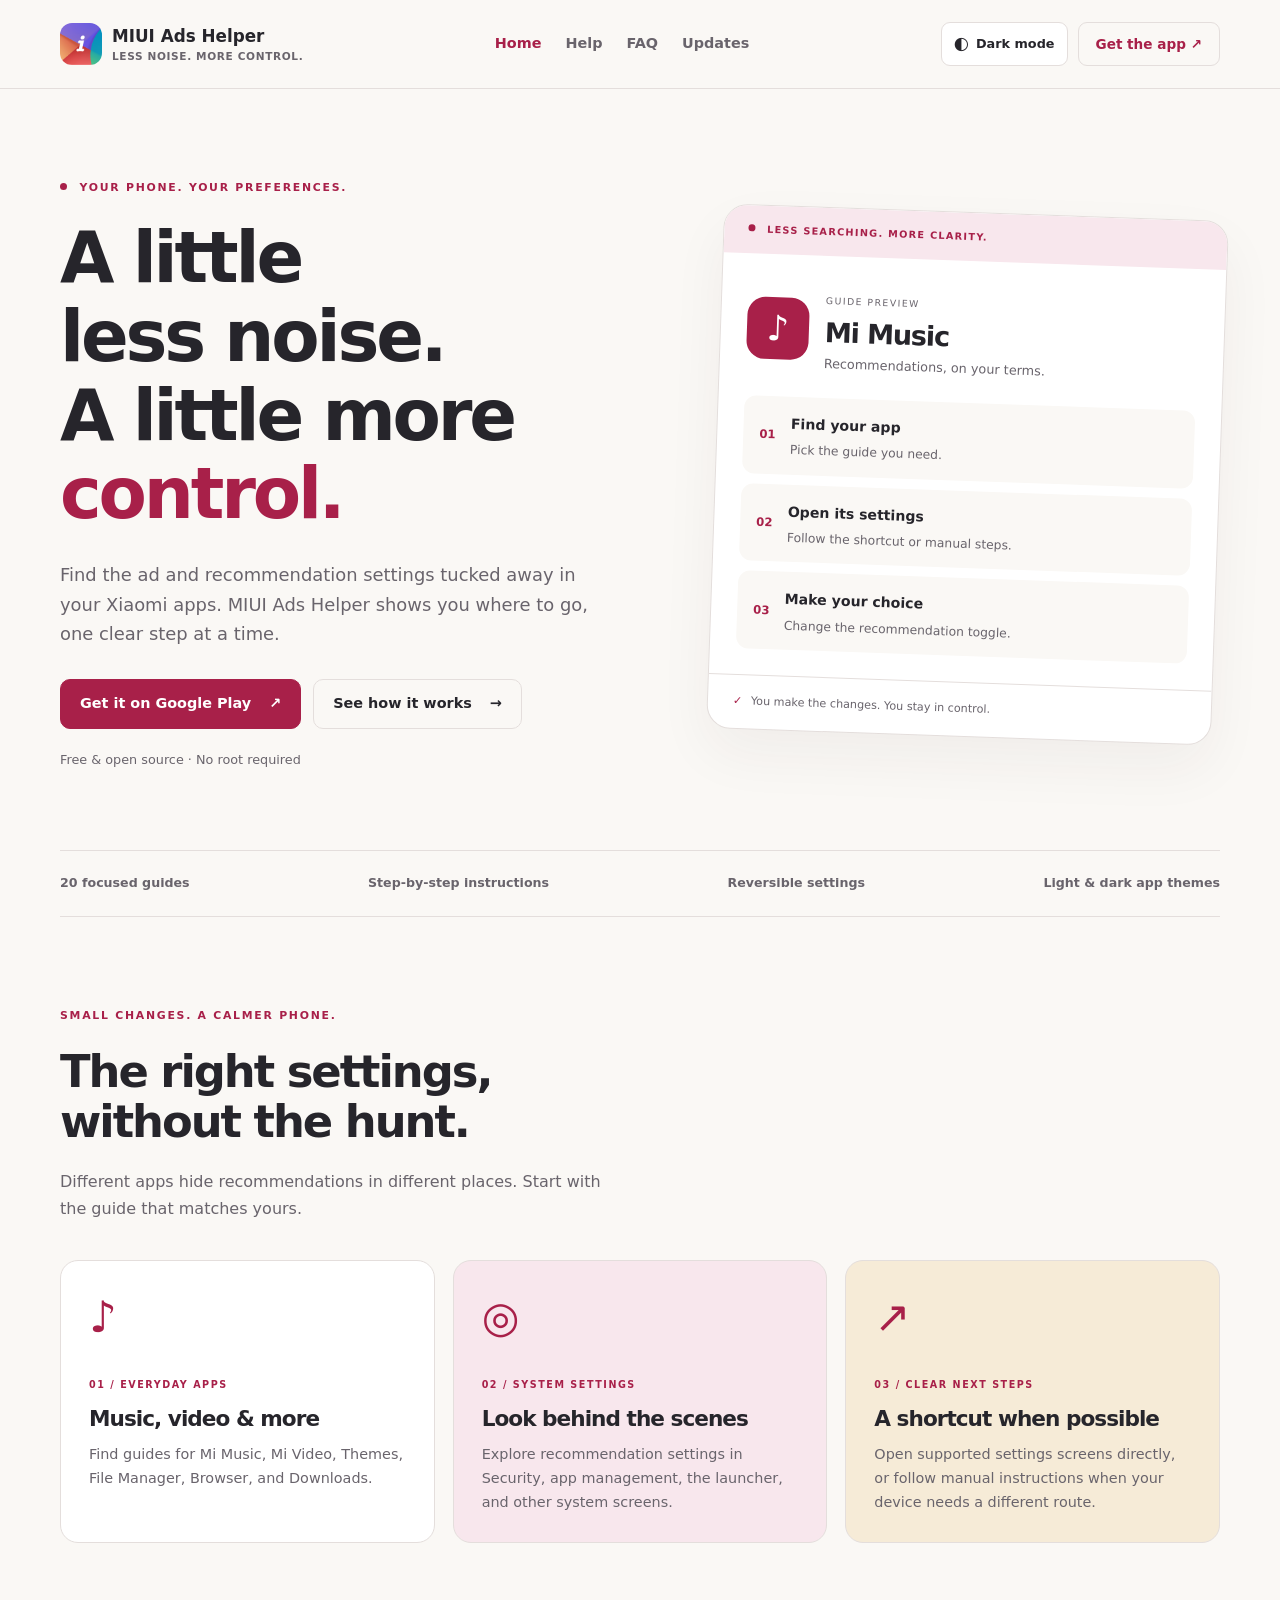
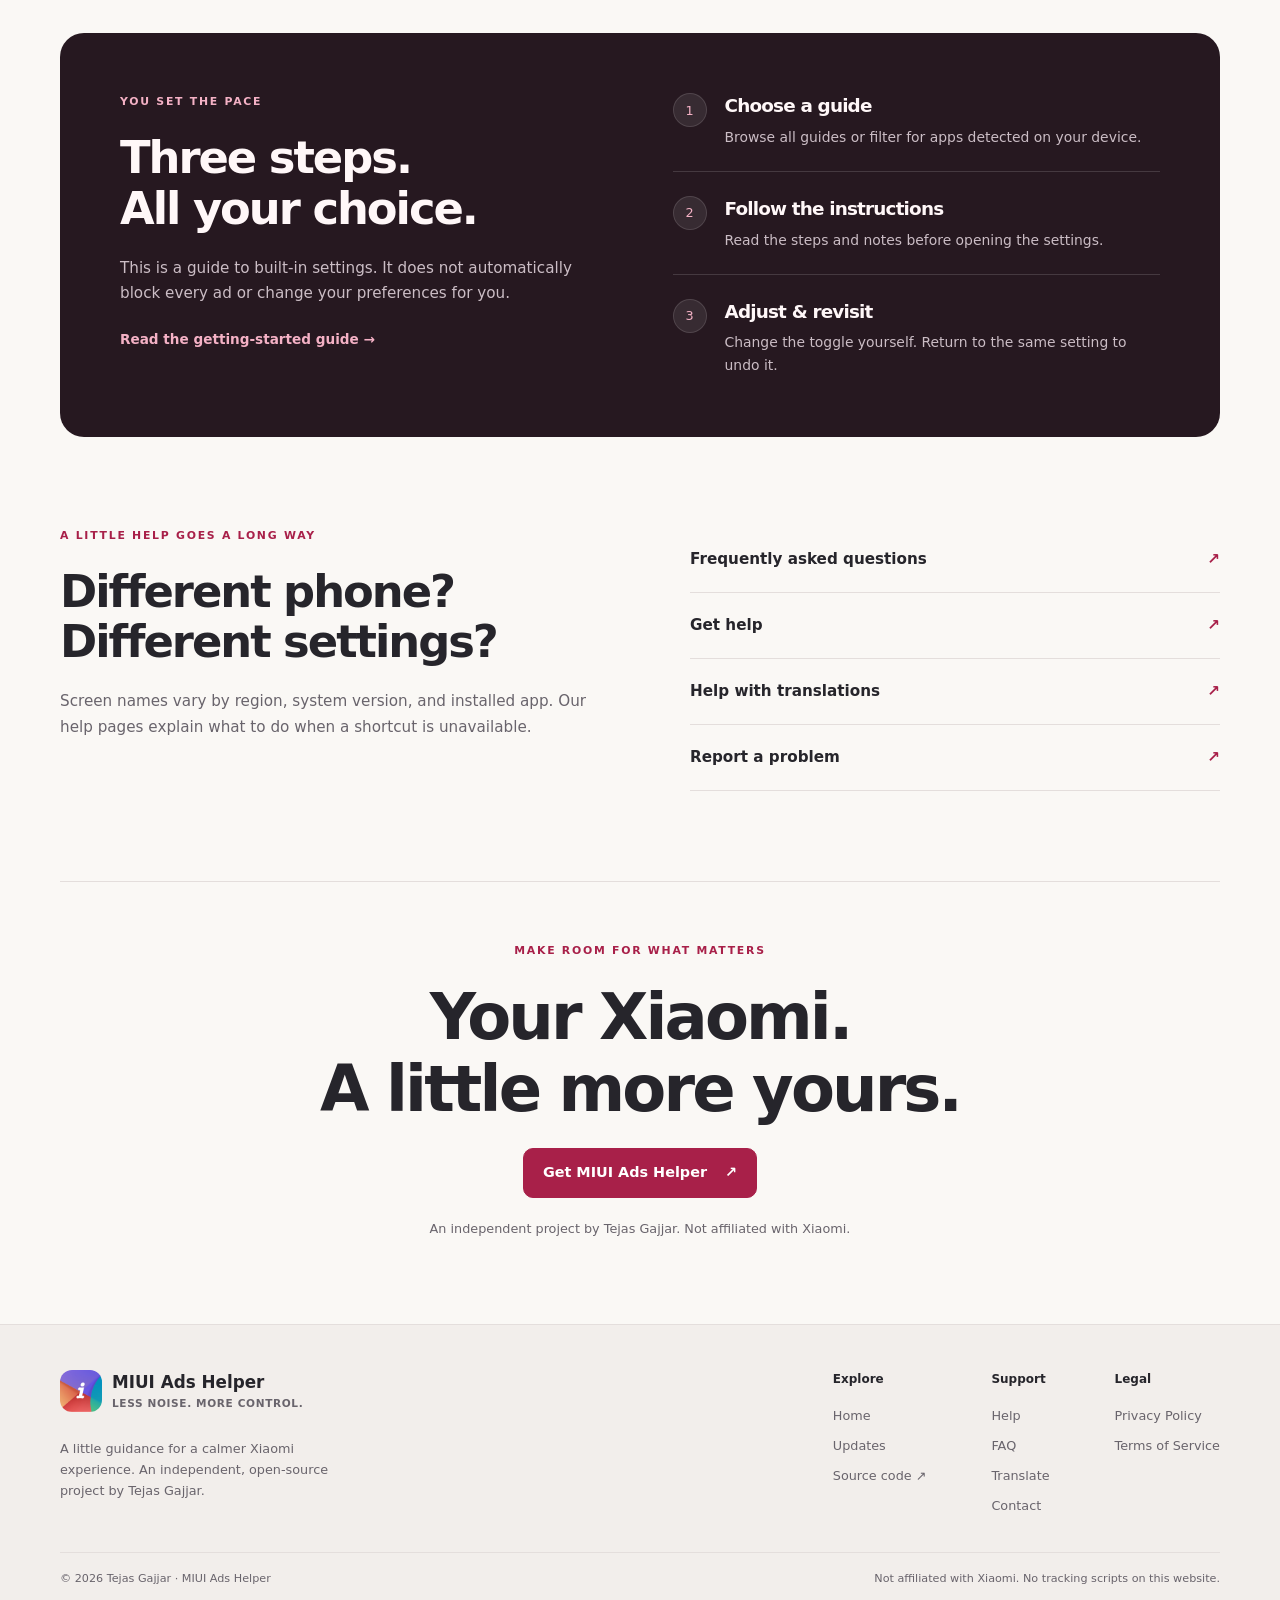
<file: index.html>
<!doctype html>
<html lang="en"><head>
<meta charset="utf-8"><meta name="viewport" content="width=device-width, initial-scale=1">
<title>A little less noise. A little more control. · MIUI Ads Helper</title><meta name="description" content="A free, open-source guide to ad and recommendation settings on Xiaomi devices.">
<meta name="theme-color" content="#faf8f5"><link rel="canonical" href="https://gajjartejas.github.io/miui-ads-helper-website/">
<meta property="og:title" content="A little less noise. A little more control. · MIUI Ads Helper"><meta property="og:description" content="A free, open-source guide to ad and recommendation settings on Xiaomi devices.">
<meta property="og:type" content="website"><meta property="og:url" content="https://gajjartejas.github.io/miui-ads-helper-website/"><meta property="og:image" content="https://gajjartejas.github.io/miui-ads-helper-website/assets/app-icon.png">
<script>(() => {
  let theme;
  try { theme = localStorage.getItem('miui-theme'); } catch {}
  if (theme !== 'light' && theme !== 'dark') {
    theme = window.matchMedia?.('(prefers-color-scheme: dark)').matches ? 'dark' : 'light';
  }
  document.documentElement.dataset.theme = theme;
})();
</script>
<link rel="icon" href="./assets/app-icon.png"><link rel="stylesheet" href="./assets/style.css">
<script defer src="./assets/theme.js"></script>
</head><body class="page-home"><a class="skip" href="#main">Skip to content</a>
<header class="header"><div class="shell header-inner"><a class="brand" href="./"><img src="./assets/app-icon.png" width="42" height="42" alt=""><span>MIUI Ads Helper<small>LESS NOISE. MORE CONTROL.</small></span></a><nav class="nav" aria-label="Main navigation"><a href="./" aria-current="page">Home</a><a href="./help/">Help</a><a href="./faq/">FAQ</a><a href="./updates/">Updates</a></nav><div class="header-actions"><button class="theme-toggle" type="button" data-theme-toggle aria-pressed="false" hidden><span class="theme-icon" aria-hidden="true">◐</span><span>Dark mode</span></button><a class="header-link" href="https://play.google.com/store/apps/details?id=com.tejasgajjar.miuiadshelper">Get the app ↗</a></div></div></header>
<main id="main" class="shell"><section class="hero"><div><p class="eyebrow"><span class="dot"></span> YOUR PHONE. YOUR PREFERENCES.</p><h1>A little less noise.<br>A little more <em>control.</em></h1><p class="lead">Find the ad and recommendation settings tucked away in your Xiaomi apps. MIUI Ads Helper shows you where to go, one clear step at a time.</p><div class="actions"><a class="button" href="https://play.google.com/store/apps/details?id=com.tejasgajjar.miuiadshelper">Get it on Google Play <span aria-hidden="true">↗</span></a><a class="button secondary" href="./help/">See how it works <span aria-hidden="true">→</span></a></div><p class="fine">Free &amp; open source · No root required</p></div><div class="guide-preview" aria-label="Illustration of the guided workflow"><div class="preview-top"><span class="dot"></span> LESS SEARCHING. MORE CLARITY.</div><div class="preview-head"><span class="preview-icon" aria-hidden="true">♪</span><div><small>GUIDE PREVIEW</small><h2>Mi Music</h2><p>Recommendations, on your terms.</p></div></div><ol class="preview-steps"><li><span>01</span><div><strong>Find your app</strong><p>Pick the guide you need.</p></div></li><li><span>02</span><div><strong>Open its settings</strong><p>Follow the shortcut or manual steps.</p></div></li><li><span>03</span><div><strong>Make your choice</strong><p>Change the recommendation toggle.</p></div></li></ol><div class="preview-bottom"><span aria-hidden="true">✓</span> You make the changes. You stay in control.</div></div></section>
<div class="trust-strip"><span>20 focused guides</span><span>Step-by-step instructions</span><span>Reversible settings</span><span>Light &amp; dark app themes</span></div>
<section class="section" id="features"><div class="section-heading"><p class="eyebrow">SMALL CHANGES. A CALMER PHONE.</p><h2>The right settings,<br>without the hunt.</h2><p>Different apps hide recommendations in different places. Start with the guide that matches yours.</p></div><div class="features"><article><span class="feature-mark" aria-hidden="true">♪</span><p class="eyebrow">01 / EVERYDAY APPS</p><h3>Music, video &amp; more</h3><p>Find guides for Mi Music, Mi Video, Themes, File Manager, Browser, and Downloads.</p></article><article><span class="feature-mark" aria-hidden="true">◎</span><p class="eyebrow">02 / SYSTEM SETTINGS</p><h3>Look behind the scenes</h3><p>Explore recommendation settings in Security, app management, the launcher, and other system screens.</p></article><article><span class="feature-mark" aria-hidden="true">↗</span><p class="eyebrow">03 / CLEAR NEXT STEPS</p><h3>A shortcut when possible</h3><p>Open supported settings screens directly, or follow manual instructions when your device needs a different route.</p></article></div></section>
<section class="how" id="how-it-works"><div><p class="eyebrow">YOU SET THE PACE</p><h2>Three steps.<br>All your choice.</h2><p>This is a guide to built-in settings. It does not automatically block every ad or change your preferences for you.</p><a class="text-link" href="./help/">Read the getting-started guide →</a></div><ol><li><span>1</span><div><h3>Choose a guide</h3><p>Browse all guides or filter for apps detected on your device.</p></div></li><li><span>2</span><div><h3>Follow the instructions</h3><p>Read the steps and notes before opening the settings.</p></div></li><li><span>3</span><div><h3>Adjust &amp; revisit</h3><p>Change the toggle yourself. Return to the same setting to undo it.</p></div></li></ol></section>
<section class="support-band"><div><p class="eyebrow">A LITTLE HELP GOES A LONG WAY</p><h2>Different phone?<br>Different settings?</h2><p>Screen names vary by region, system version, and installed app. Our help pages explain what to do when a shortcut is unavailable.</p></div><div class="support-links"><a href="./faq/">Frequently asked questions <span>↗</span></a><a href="./help/">Get help <span>↗</span></a><a href="./translate/">Help with translations <span>↗</span></a><a href="https://github.com/gajjartejas/MIUIAdsHelper/issues/new">Report a problem <span>↗</span></a></div></section>
<section class="closing"><p class="eyebrow">MAKE ROOM FOR WHAT MATTERS</p><h2>Your Xiaomi.<br>A little more yours.</h2><a class="button" href="https://play.google.com/store/apps/details?id=com.tejasgajjar.miuiadshelper">Get MIUI Ads Helper <span aria-hidden="true">↗</span></a><p class="fine">An independent project by Tejas Gajjar. Not affiliated with Xiaomi.</p></section>
</main>
<footer class="footer"><div class="shell"><div class="footer-top"><div class="footer-copy"><a class="brand" href="./"><img src="./assets/app-icon.png" width="42" height="42" alt=""><span>MIUI Ads Helper<small>LESS NOISE. MORE CONTROL.</small></span></a><p>A little guidance for a calmer Xiaomi experience. An independent, open-source project by Tejas Gajjar.</p></div><nav aria-label="Footer navigation"><div><strong>Explore</strong><a href="./" aria-current="page">Home</a><a href="./updates/">Updates</a><a href="https://github.com/gajjartejas/MIUIAdsHelper">Source code ↗</a></div><div><strong>Support</strong><a href="./help/">Help</a><a href="./faq/">FAQ</a><a href="./translate/">Translate</a><a href="mailto:gajjartejas26@gmail.com">Contact</a></div><div><strong>Legal</strong><a href="./privacy/">Privacy Policy</a><a href="./terms/">Terms of Service</a></div></nav></div><div class="footer-bottom"><span>© 2026 Tejas Gajjar · MIUI Ads Helper</span><span>Not affiliated with Xiaomi. No tracking scripts on this website.</span></div></div></footer>
</body></html>
</file>
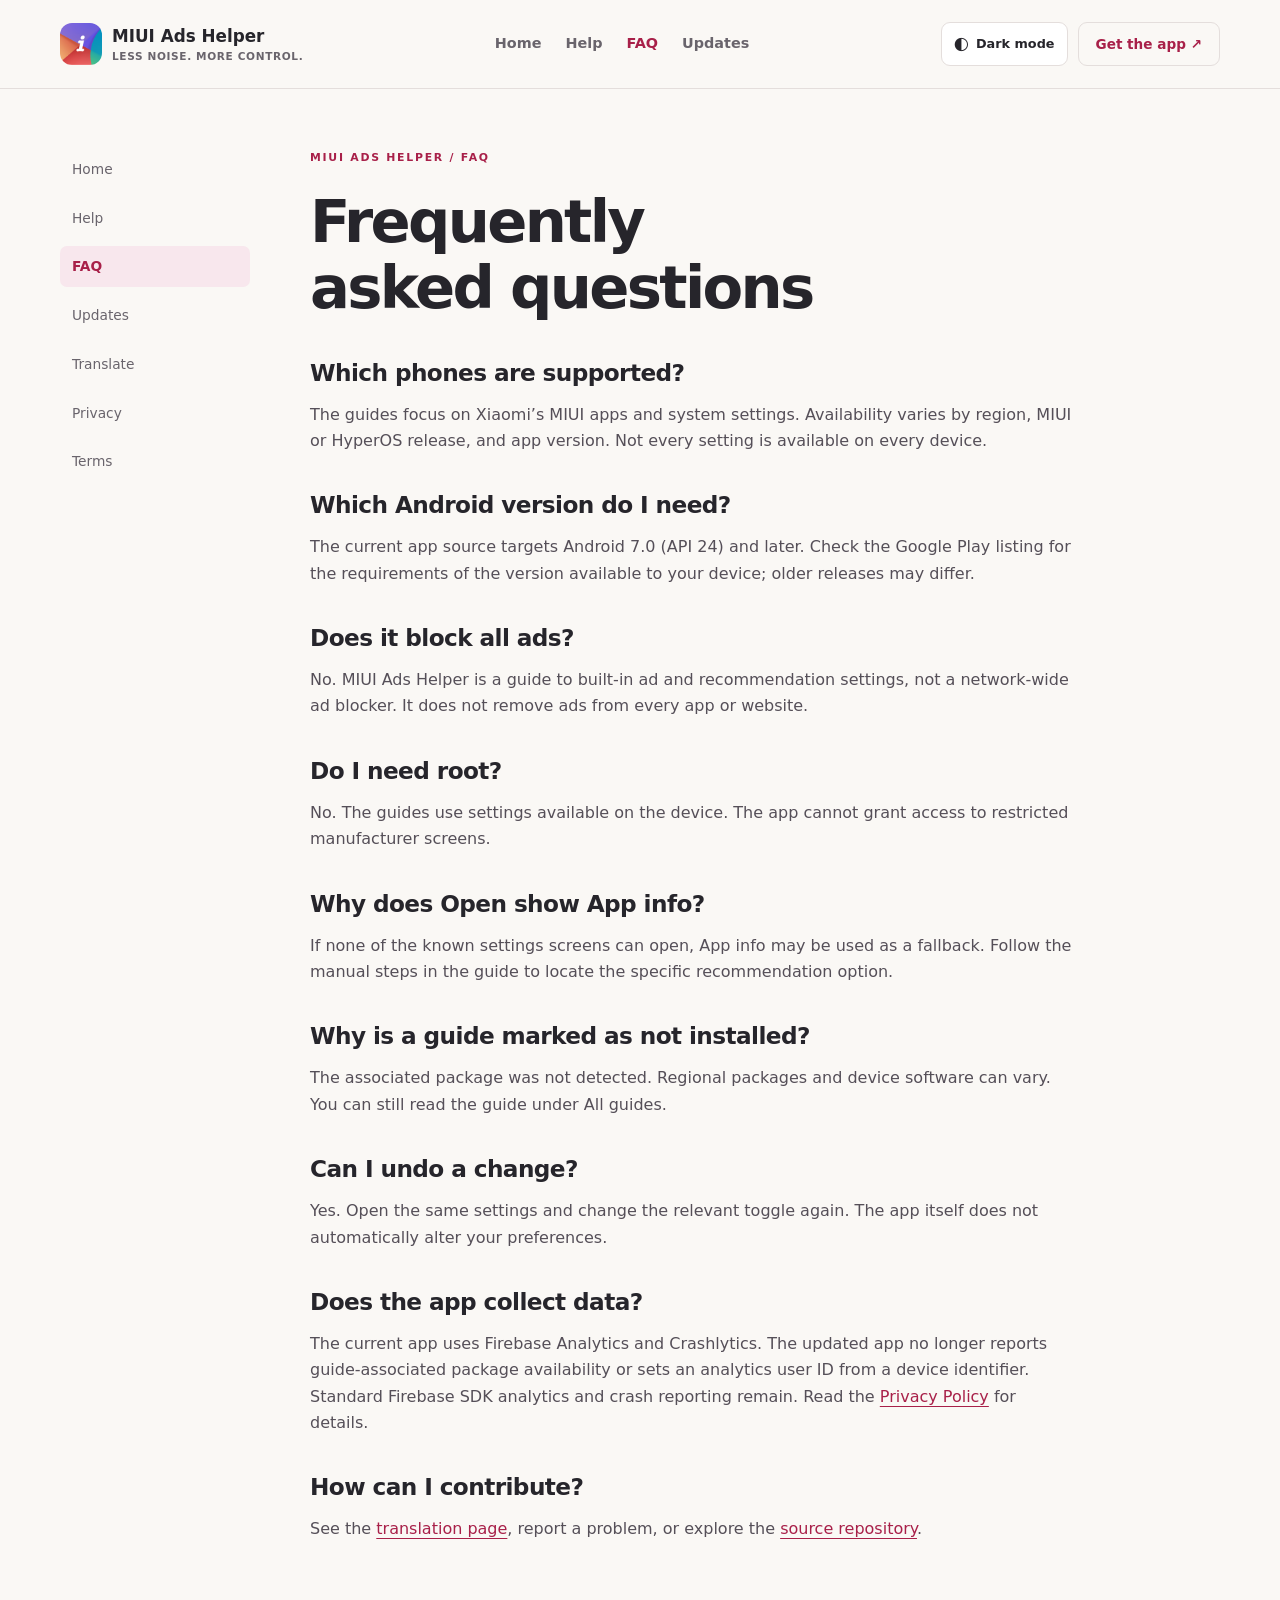
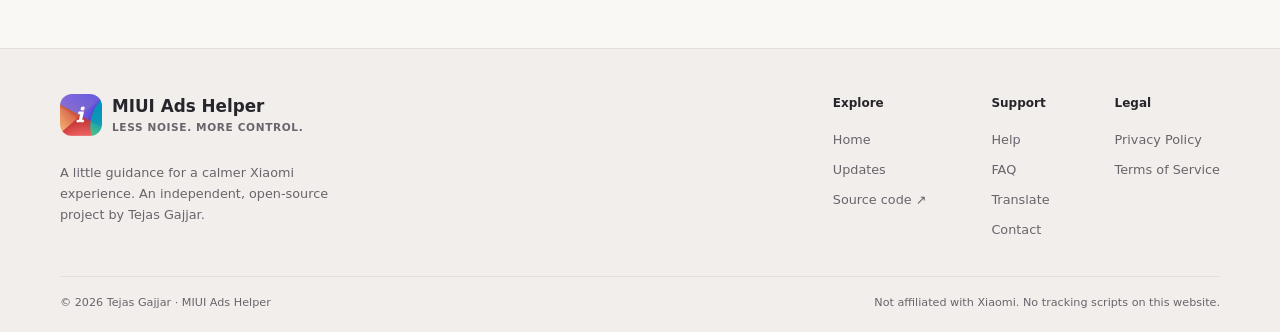
<file: faq/index.html>
<!doctype html>
<html lang="en"><head>
<meta charset="utf-8"><meta name="viewport" content="width=device-width, initial-scale=1">
<title>Frequently asked questions · MIUI Ads Helper</title><meta name="description" content="Answers about compatibility, shortcuts, recommendations, and privacy.">
<meta name="theme-color" content="#faf8f5"><link rel="canonical" href="https://gajjartejas.github.io/miui-ads-helper-website/faq/">
<meta property="og:title" content="Frequently asked questions · MIUI Ads Helper"><meta property="og:description" content="Answers about compatibility, shortcuts, recommendations, and privacy.">
<meta property="og:type" content="website"><meta property="og:url" content="https://gajjartejas.github.io/miui-ads-helper-website/faq/"><meta property="og:image" content="https://gajjartejas.github.io/miui-ads-helper-website/assets/app-icon.png">
<script>(() => {
  let theme;
  try { theme = localStorage.getItem('miui-theme'); } catch {}
  if (theme !== 'light' && theme !== 'dark') {
    theme = window.matchMedia?.('(prefers-color-scheme: dark)').matches ? 'dark' : 'light';
  }
  document.documentElement.dataset.theme = theme;
})();
</script>
<link rel="icon" href="../assets/app-icon.png"><link rel="stylesheet" href="../assets/style.css">
<script defer src="../assets/theme.js"></script>
</head><body class="page-faq"><a class="skip" href="#main">Skip to content</a>
<header class="header"><div class="shell header-inner"><a class="brand" href="../"><img src="../assets/app-icon.png" width="42" height="42" alt=""><span>MIUI Ads Helper<small>LESS NOISE. MORE CONTROL.</small></span></a><nav class="nav" aria-label="Main navigation"><a href="../">Home</a><a href="../help/">Help</a><a href="../faq/" aria-current="page">FAQ</a><a href="../updates/">Updates</a></nav><div class="header-actions"><button class="theme-toggle" type="button" data-theme-toggle aria-pressed="false" hidden><span class="theme-icon" aria-hidden="true">◐</span><span>Dark mode</span></button><a class="header-link" href="https://play.google.com/store/apps/details?id=com.tejasgajjar.miuiadshelper">Get the app ↗</a></div></div></header>
<main id="main" class="shell article-layout"><aside class="article-aside"><nav aria-label="Information pages"><a href="../">Home</a><a href="../help/">Help</a><a href="../faq/" aria-current="page">FAQ</a><a href="../updates/">Updates</a><a href="../translate/">Translate</a><a href="../privacy/">Privacy</a><a href="../terms/">Terms</a></nav></aside><article class="article"><p class="eyebrow">MIUI ADS HELPER / FAQ</p><h1>Frequently asked questions</h1><h2 id="compatibility">Which phones are supported?</h2><p>The guides focus on Xiaomi’s MIUI apps and system settings. Availability varies by region, MIUI or HyperOS release, and app version. Not every setting is available on every device.</p><h2>Which Android version do I need?</h2><p>The current app source targets Android 7.0 (API 24) and later. Check the Google Play listing for the requirements of the version available to your device; older releases may differ.</p><h2>Does it block all ads?</h2><p>No. MIUI Ads Helper is a guide to built-in ad and recommendation settings, not a network-wide ad blocker. It does not remove ads from every app or website.</p><h2>Do I need root?</h2><p>No. The guides use settings available on the device. The app cannot grant access to restricted manufacturer screens.</p><h2>Why does Open show App info?</h2><p>If none of the known settings screens can open, App info may be used as a fallback. Follow the manual steps in the guide to locate the specific recommendation option.</p><h2>Why is a guide marked as not installed?</h2><p>The associated package was not detected. Regional packages and device software can vary. You can still read the guide under All guides.</p><h2>Can I undo a change?</h2><p>Yes. Open the same settings and change the relevant toggle again. The app itself does not automatically alter your preferences.</p><h2>Does the app collect data?</h2><p>The current app uses Firebase Analytics and Crashlytics. The updated app no longer reports guide-associated package availability or sets an analytics user ID from a device identifier. Standard Firebase SDK analytics and crash reporting remain. Read the <a href="../privacy/">Privacy Policy</a> for details.</p><h2>How can I contribute?</h2><p>See the <a href="../translate/">translation page</a>, report a problem, or explore the <a href="https://github.com/gajjartejas/MIUIAdsHelper">source repository</a>.</p>
</article></main>
<footer class="footer"><div class="shell"><div class="footer-top"><div class="footer-copy"><a class="brand" href="../"><img src="../assets/app-icon.png" width="42" height="42" alt=""><span>MIUI Ads Helper<small>LESS NOISE. MORE CONTROL.</small></span></a><p>A little guidance for a calmer Xiaomi experience. An independent, open-source project by Tejas Gajjar.</p></div><nav aria-label="Footer navigation"><div><strong>Explore</strong><a href="../">Home</a><a href="../updates/">Updates</a><a href="https://github.com/gajjartejas/MIUIAdsHelper">Source code ↗</a></div><div><strong>Support</strong><a href="../help/">Help</a><a href="../faq/" aria-current="page">FAQ</a><a href="../translate/">Translate</a><a href="mailto:gajjartejas26@gmail.com">Contact</a></div><div><strong>Legal</strong><a href="../privacy/">Privacy Policy</a><a href="../terms/">Terms of Service</a></div></nav></div><div class="footer-bottom"><span>© 2026 Tejas Gajjar · MIUI Ads Helper</span><span>Not affiliated with Xiaomi. No tracking scripts on this website.</span></div></div></footer>
</body></html>
</file>
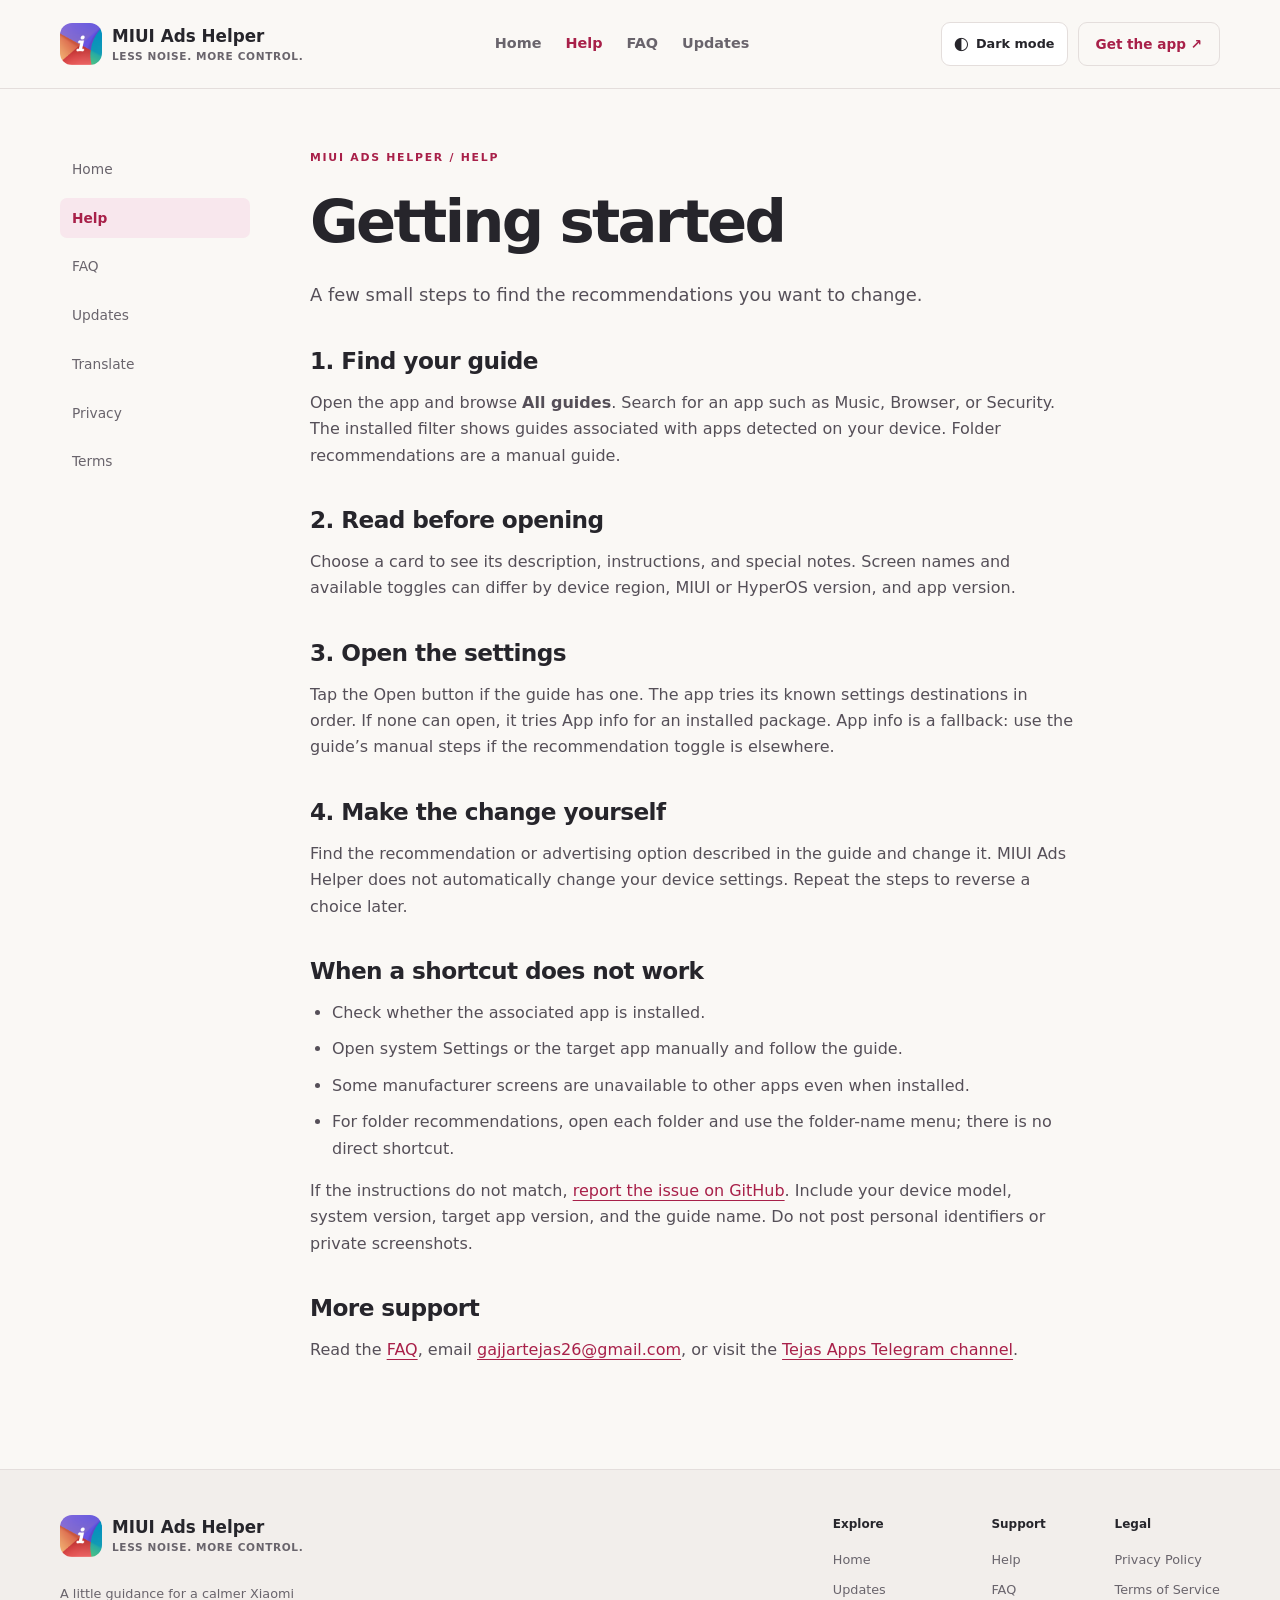
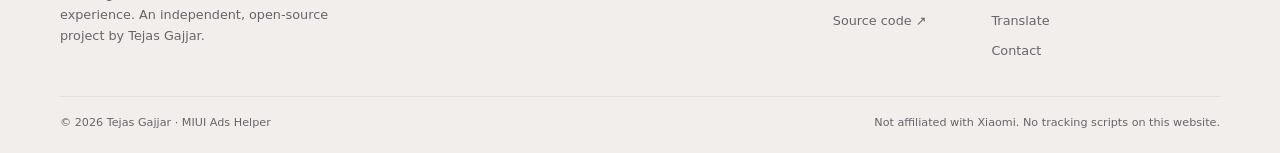
<file: help/index.html>
<!doctype html>
<html lang="en"><head>
<meta charset="utf-8"><meta name="viewport" content="width=device-width, initial-scale=1">
<title>Getting started · MIUI Ads Helper</title><meta name="description" content="How to use MIUI Ads Helper and troubleshoot settings shortcuts.">
<meta name="theme-color" content="#faf8f5"><link rel="canonical" href="https://gajjartejas.github.io/miui-ads-helper-website/help/">
<meta property="og:title" content="Getting started · MIUI Ads Helper"><meta property="og:description" content="How to use MIUI Ads Helper and troubleshoot settings shortcuts.">
<meta property="og:type" content="website"><meta property="og:url" content="https://gajjartejas.github.io/miui-ads-helper-website/help/"><meta property="og:image" content="https://gajjartejas.github.io/miui-ads-helper-website/assets/app-icon.png">
<script>(() => {
  let theme;
  try { theme = localStorage.getItem('miui-theme'); } catch {}
  if (theme !== 'light' && theme !== 'dark') {
    theme = window.matchMedia?.('(prefers-color-scheme: dark)').matches ? 'dark' : 'light';
  }
  document.documentElement.dataset.theme = theme;
})();
</script>
<link rel="icon" href="../assets/app-icon.png"><link rel="stylesheet" href="../assets/style.css">
<script defer src="../assets/theme.js"></script>
</head><body class="page-help"><a class="skip" href="#main">Skip to content</a>
<header class="header"><div class="shell header-inner"><a class="brand" href="../"><img src="../assets/app-icon.png" width="42" height="42" alt=""><span>MIUI Ads Helper<small>LESS NOISE. MORE CONTROL.</small></span></a><nav class="nav" aria-label="Main navigation"><a href="../">Home</a><a href="../help/" aria-current="page">Help</a><a href="../faq/">FAQ</a><a href="../updates/">Updates</a></nav><div class="header-actions"><button class="theme-toggle" type="button" data-theme-toggle aria-pressed="false" hidden><span class="theme-icon" aria-hidden="true">◐</span><span>Dark mode</span></button><a class="header-link" href="https://play.google.com/store/apps/details?id=com.tejasgajjar.miuiadshelper">Get the app ↗</a></div></div></header>
<main id="main" class="shell article-layout"><aside class="article-aside"><nav aria-label="Information pages"><a href="../">Home</a><a href="../help/" aria-current="page">Help</a><a href="../faq/">FAQ</a><a href="../updates/">Updates</a><a href="../translate/">Translate</a><a href="../privacy/">Privacy</a><a href="../terms/">Terms</a></nav></aside><article class="article"><p class="eyebrow">MIUI ADS HELPER / HELP</p><h1>Getting started</h1><p class="intro">A few small steps to find the recommendations you want to change.</p><h2 id="start">1. Find your guide</h2><p>Open the app and browse <strong>All guides</strong>. Search for an app such as Music, Browser, or Security. The installed filter shows guides associated with apps detected on your device. Folder recommendations are a manual guide.</p><h2>2. Read before opening</h2><p>Choose a card to see its description, instructions, and special notes. Screen names and available toggles can differ by device region, MIUI or HyperOS version, and app version.</p><h2>3. Open the settings</h2><p>Tap the Open button if the guide has one. The app tries its known settings destinations in order. If none can open, it tries App info for an installed package. App info is a fallback: use the guide’s manual steps if the recommendation toggle is elsewhere.</p><h2>4. Make the change yourself</h2><p>Find the recommendation or advertising option described in the guide and change it. MIUI Ads Helper does not automatically change your device settings. Repeat the steps to reverse a choice later.</p><h2 id="troubleshooting">When a shortcut does not work</h2><ul><li>Check whether the associated app is installed.</li><li>Open system Settings or the target app manually and follow the guide.</li><li>Some manufacturer screens are unavailable to other apps even when installed.</li><li>For folder recommendations, open each folder and use the folder-name menu; there is no direct shortcut.</li></ul><p>If the instructions do not match, <a href="https://github.com/gajjartejas/MIUIAdsHelper/issues/new">report the issue on GitHub</a>. Include your device model, system version, target app version, and the guide name. Do not post personal identifiers or private screenshots.</p><h2>More support</h2><p>Read the <a href="../faq/">FAQ</a>, email <a href="mailto:gajjartejas26@gmail.com">gajjartejas26@gmail.com</a>, or visit the <a href="https://t.me/tejasapps">Tejas Apps Telegram channel</a>.</p>
</article></main>
<footer class="footer"><div class="shell"><div class="footer-top"><div class="footer-copy"><a class="brand" href="../"><img src="../assets/app-icon.png" width="42" height="42" alt=""><span>MIUI Ads Helper<small>LESS NOISE. MORE CONTROL.</small></span></a><p>A little guidance for a calmer Xiaomi experience. An independent, open-source project by Tejas Gajjar.</p></div><nav aria-label="Footer navigation"><div><strong>Explore</strong><a href="../">Home</a><a href="../updates/">Updates</a><a href="https://github.com/gajjartejas/MIUIAdsHelper">Source code ↗</a></div><div><strong>Support</strong><a href="../help/" aria-current="page">Help</a><a href="../faq/">FAQ</a><a href="../translate/">Translate</a><a href="mailto:gajjartejas26@gmail.com">Contact</a></div><div><strong>Legal</strong><a href="../privacy/">Privacy Policy</a><a href="../terms/">Terms of Service</a></div></nav></div><div class="footer-bottom"><span>© 2026 Tejas Gajjar · MIUI Ads Helper</span><span>Not affiliated with Xiaomi. No tracking scripts on this website.</span></div></div></footer>
</body></html>
</file>
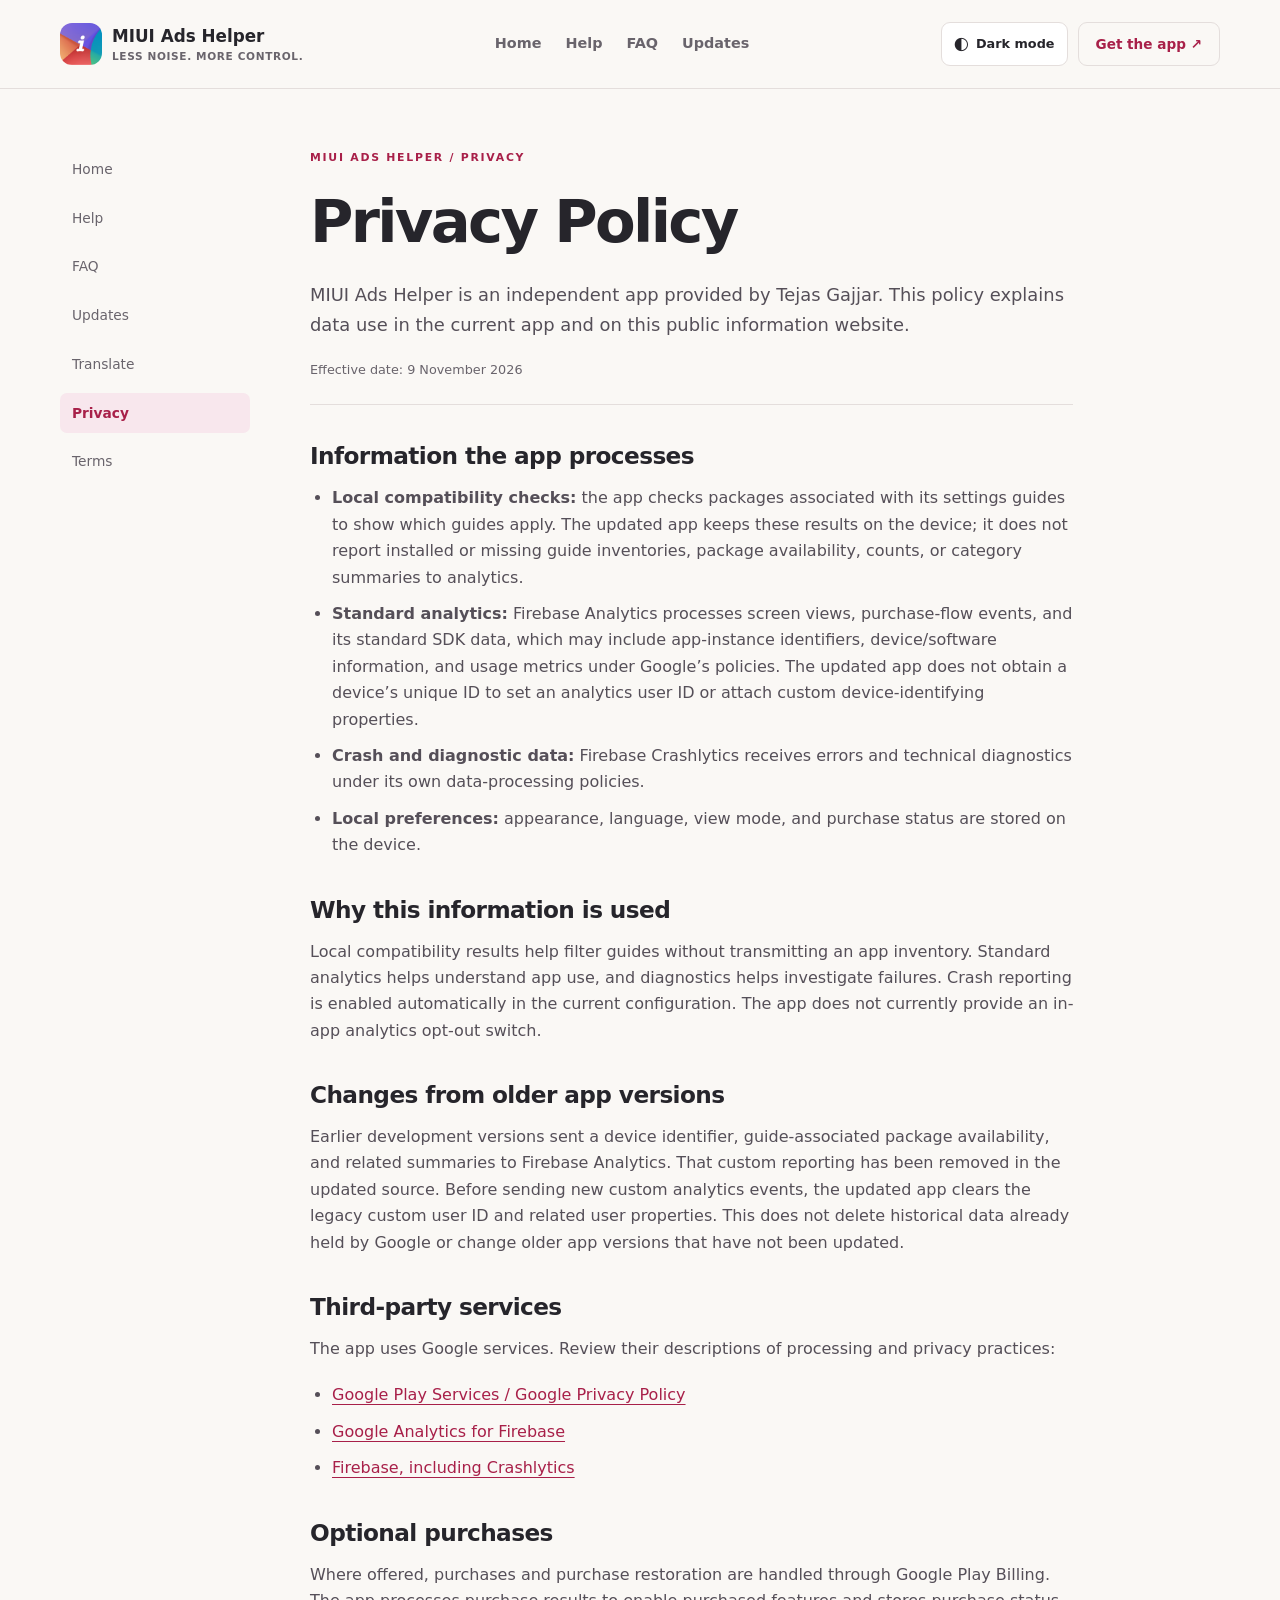
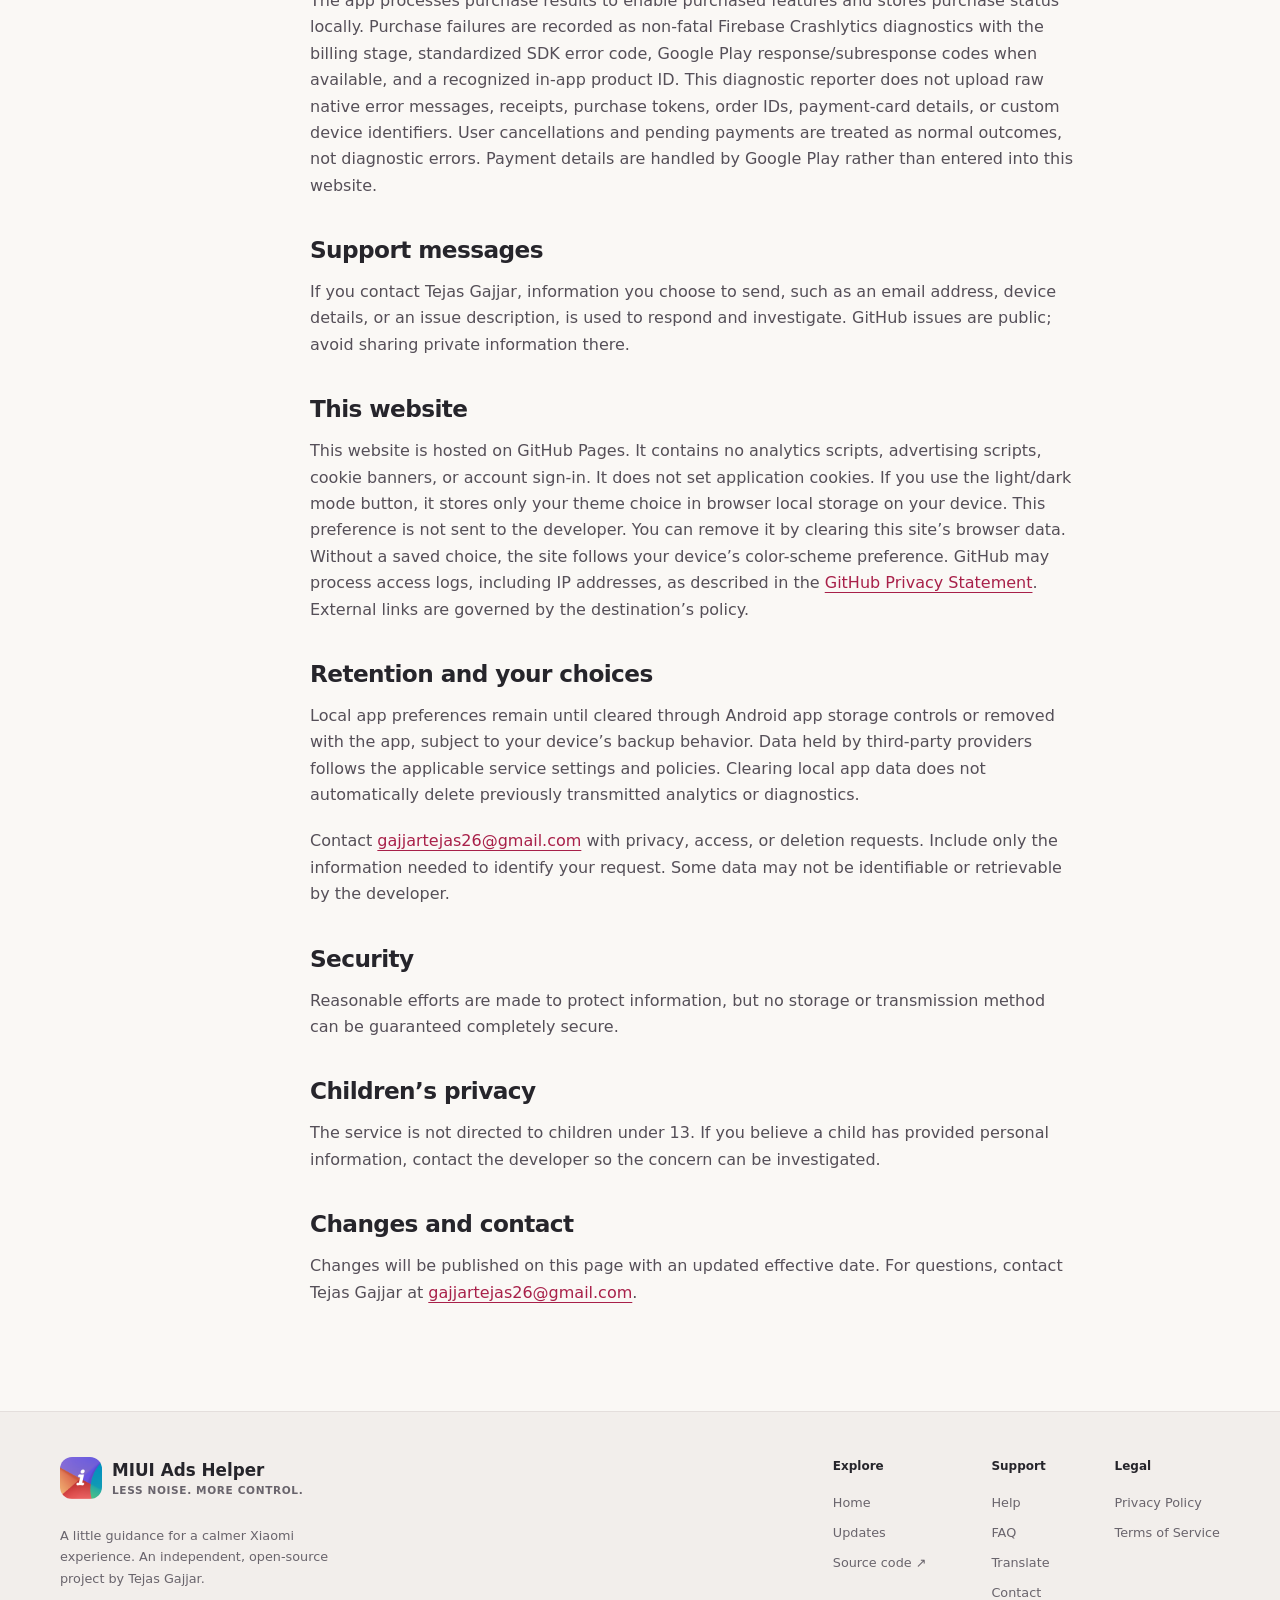
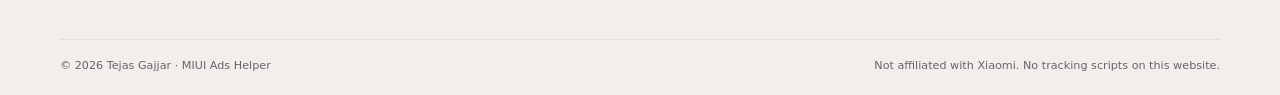
<file: privacy/index.html>
<!doctype html>
<html lang="en"><head>
<meta charset="utf-8"><meta name="viewport" content="width=device-width, initial-scale=1">
<title>Privacy Policy · MIUI Ads Helper</title><meta name="description" content="Privacy information for the MIUI Ads Helper app and this website.">
<meta name="theme-color" content="#faf8f5"><link rel="canonical" href="https://gajjartejas.github.io/miui-ads-helper-website/privacy/">
<meta property="og:title" content="Privacy Policy · MIUI Ads Helper"><meta property="og:description" content="Privacy information for the MIUI Ads Helper app and this website.">
<meta property="og:type" content="website"><meta property="og:url" content="https://gajjartejas.github.io/miui-ads-helper-website/privacy/"><meta property="og:image" content="https://gajjartejas.github.io/miui-ads-helper-website/assets/app-icon.png">
<script>(() => {
  let theme;
  try { theme = localStorage.getItem('miui-theme'); } catch {}
  if (theme !== 'light' && theme !== 'dark') {
    theme = window.matchMedia?.('(prefers-color-scheme: dark)').matches ? 'dark' : 'light';
  }
  document.documentElement.dataset.theme = theme;
})();
</script>
<link rel="icon" href="../assets/app-icon.png"><link rel="stylesheet" href="../assets/style.css">
<script defer src="../assets/theme.js"></script>
</head><body class="page-privacy"><a class="skip" href="#main">Skip to content</a>
<header class="header"><div class="shell header-inner"><a class="brand" href="../"><img src="../assets/app-icon.png" width="42" height="42" alt=""><span>MIUI Ads Helper<small>LESS NOISE. MORE CONTROL.</small></span></a><nav class="nav" aria-label="Main navigation"><a href="../">Home</a><a href="../help/">Help</a><a href="../faq/">FAQ</a><a href="../updates/">Updates</a></nav><div class="header-actions"><button class="theme-toggle" type="button" data-theme-toggle aria-pressed="false" hidden><span class="theme-icon" aria-hidden="true">◐</span><span>Dark mode</span></button><a class="header-link" href="https://play.google.com/store/apps/details?id=com.tejasgajjar.miuiadshelper">Get the app ↗</a></div></div></header>
<main id="main" class="shell article-layout"><aside class="article-aside"><nav aria-label="Information pages"><a href="../">Home</a><a href="../help/">Help</a><a href="../faq/">FAQ</a><a href="../updates/">Updates</a><a href="../translate/">Translate</a><a href="../privacy/" aria-current="page">Privacy</a><a href="../terms/">Terms</a></nav></aside><article class="article"><p class="eyebrow">MIUI ADS HELPER / PRIVACY</p><h1>Privacy Policy</h1><p class="intro">MIUI Ads Helper is an independent app provided by Tejas Gajjar. This policy explains data use in the current app and on this public information website.</p><p class="updated">Effective date: 9 November 2026</p><h2 id="information">Information the app processes</h2><ul><li><strong>Local compatibility checks:</strong> the app checks packages associated with its settings guides to show which guides apply. The updated app keeps these results on the device; it does not report installed or missing guide inventories, package availability, counts, or category summaries to analytics.</li><li><strong>Standard analytics:</strong> Firebase Analytics processes screen views, purchase-flow events, and its standard SDK data, which may include app-instance identifiers, device/software information, and usage metrics under Google’s policies. The updated app does not obtain a device’s unique ID to set an analytics user ID or attach custom device-identifying properties.</li><li><strong>Crash and diagnostic data:</strong> Firebase Crashlytics receives errors and technical diagnostics under its own data-processing policies.</li><li><strong>Local preferences:</strong> appearance, language, view mode, and purchase status are stored on the device.</li></ul><h2>Why this information is used</h2><p>Local compatibility results help filter guides without transmitting an app inventory. Standard analytics helps understand app use, and diagnostics helps investigate failures. Crash reporting is enabled automatically in the current configuration. The app does not currently provide an in-app analytics opt-out switch.</p><h2>Changes from older app versions</h2><p>Earlier development versions sent a device identifier, guide-associated package availability, and related summaries to Firebase Analytics. That custom reporting has been removed in the updated source. Before sending new custom analytics events, the updated app clears the legacy custom user ID and related user properties. This does not delete historical data already held by Google or change older app versions that have not been updated.</p><h2>Third-party services</h2><p>The app uses Google services. Review their descriptions of processing and privacy practices:</p><ul><li><a href="https://policies.google.com/privacy">Google Play Services / Google Privacy Policy</a></li><li><a href="https://firebase.google.com/policies/analytics">Google Analytics for Firebase</a></li><li><a href="https://firebase.google.com/support/privacy">Firebase, including Crashlytics</a></li></ul><h2>Optional purchases</h2><p>Where offered, purchases and purchase restoration are handled through Google Play Billing. The app processes purchase results to enable purchased features and stores purchase status locally. Purchase failures are recorded as non-fatal Firebase Crashlytics diagnostics with the billing stage, standardized SDK error code, Google Play response/subresponse codes when available, and a recognized in-app product ID. This diagnostic reporter does not upload raw native error messages, receipts, purchase tokens, order IDs, payment-card details, or custom device identifiers. User cancellations and pending payments are treated as normal outcomes, not diagnostic errors. Payment details are handled by Google Play rather than entered into this website.</p><h2>Support messages</h2><p>If you contact Tejas Gajjar, information you choose to send, such as an email address, device details, or an issue description, is used to respond and investigate. GitHub issues are public; avoid sharing private information there.</p><h2 id="website">This website</h2><p>This website is hosted on GitHub Pages. It contains no analytics scripts, advertising scripts, cookie banners, or account sign-in. It does not set application cookies. If you use the light/dark mode button, it stores only your theme choice in browser local storage on your device. This preference is not sent to the developer. You can remove it by clearing this site’s browser data. Without a saved choice, the site follows your device’s color-scheme preference. GitHub may process access logs, including IP addresses, as described in the <a href="https://docs.github.com/en/site-policy/privacy-policies/github-privacy-statement">GitHub Privacy Statement</a>. External links are governed by the destination’s policy.</p><h2>Retention and your choices</h2><p>Local app preferences remain until cleared through Android app storage controls or removed with the app, subject to your device’s backup behavior. Data held by third-party providers follows the applicable service settings and policies. Clearing local app data does not automatically delete previously transmitted analytics or diagnostics.</p><p>Contact <a href="mailto:gajjartejas26@gmail.com">gajjartejas26@gmail.com</a> with privacy, access, or deletion requests. Include only the information needed to identify your request. Some data may not be identifiable or retrievable by the developer.</p><h2>Security</h2><p>Reasonable efforts are made to protect information, but no storage or transmission method can be guaranteed completely secure.</p><h2>Children’s privacy</h2><p>The service is not directed to children under 13. If you believe a child has provided personal information, contact the developer so the concern can be investigated.</p><h2>Changes and contact</h2><p>Changes will be published on this page with an updated effective date. For questions, contact Tejas Gajjar at <a href="mailto:gajjartejas26@gmail.com">gajjartejas26@gmail.com</a>.</p>
</article></main>
<footer class="footer"><div class="shell"><div class="footer-top"><div class="footer-copy"><a class="brand" href="../"><img src="../assets/app-icon.png" width="42" height="42" alt=""><span>MIUI Ads Helper<small>LESS NOISE. MORE CONTROL.</small></span></a><p>A little guidance for a calmer Xiaomi experience. An independent, open-source project by Tejas Gajjar.</p></div><nav aria-label="Footer navigation"><div><strong>Explore</strong><a href="../">Home</a><a href="../updates/">Updates</a><a href="https://github.com/gajjartejas/MIUIAdsHelper">Source code ↗</a></div><div><strong>Support</strong><a href="../help/">Help</a><a href="../faq/">FAQ</a><a href="../translate/">Translate</a><a href="mailto:gajjartejas26@gmail.com">Contact</a></div><div><strong>Legal</strong><a href="../privacy/" aria-current="page">Privacy Policy</a><a href="../terms/">Terms of Service</a></div></nav></div><div class="footer-bottom"><span>© 2026 Tejas Gajjar · MIUI Ads Helper</span><span>Not affiliated with Xiaomi. No tracking scripts on this website.</span></div></div></footer>
</body></html>
</file>
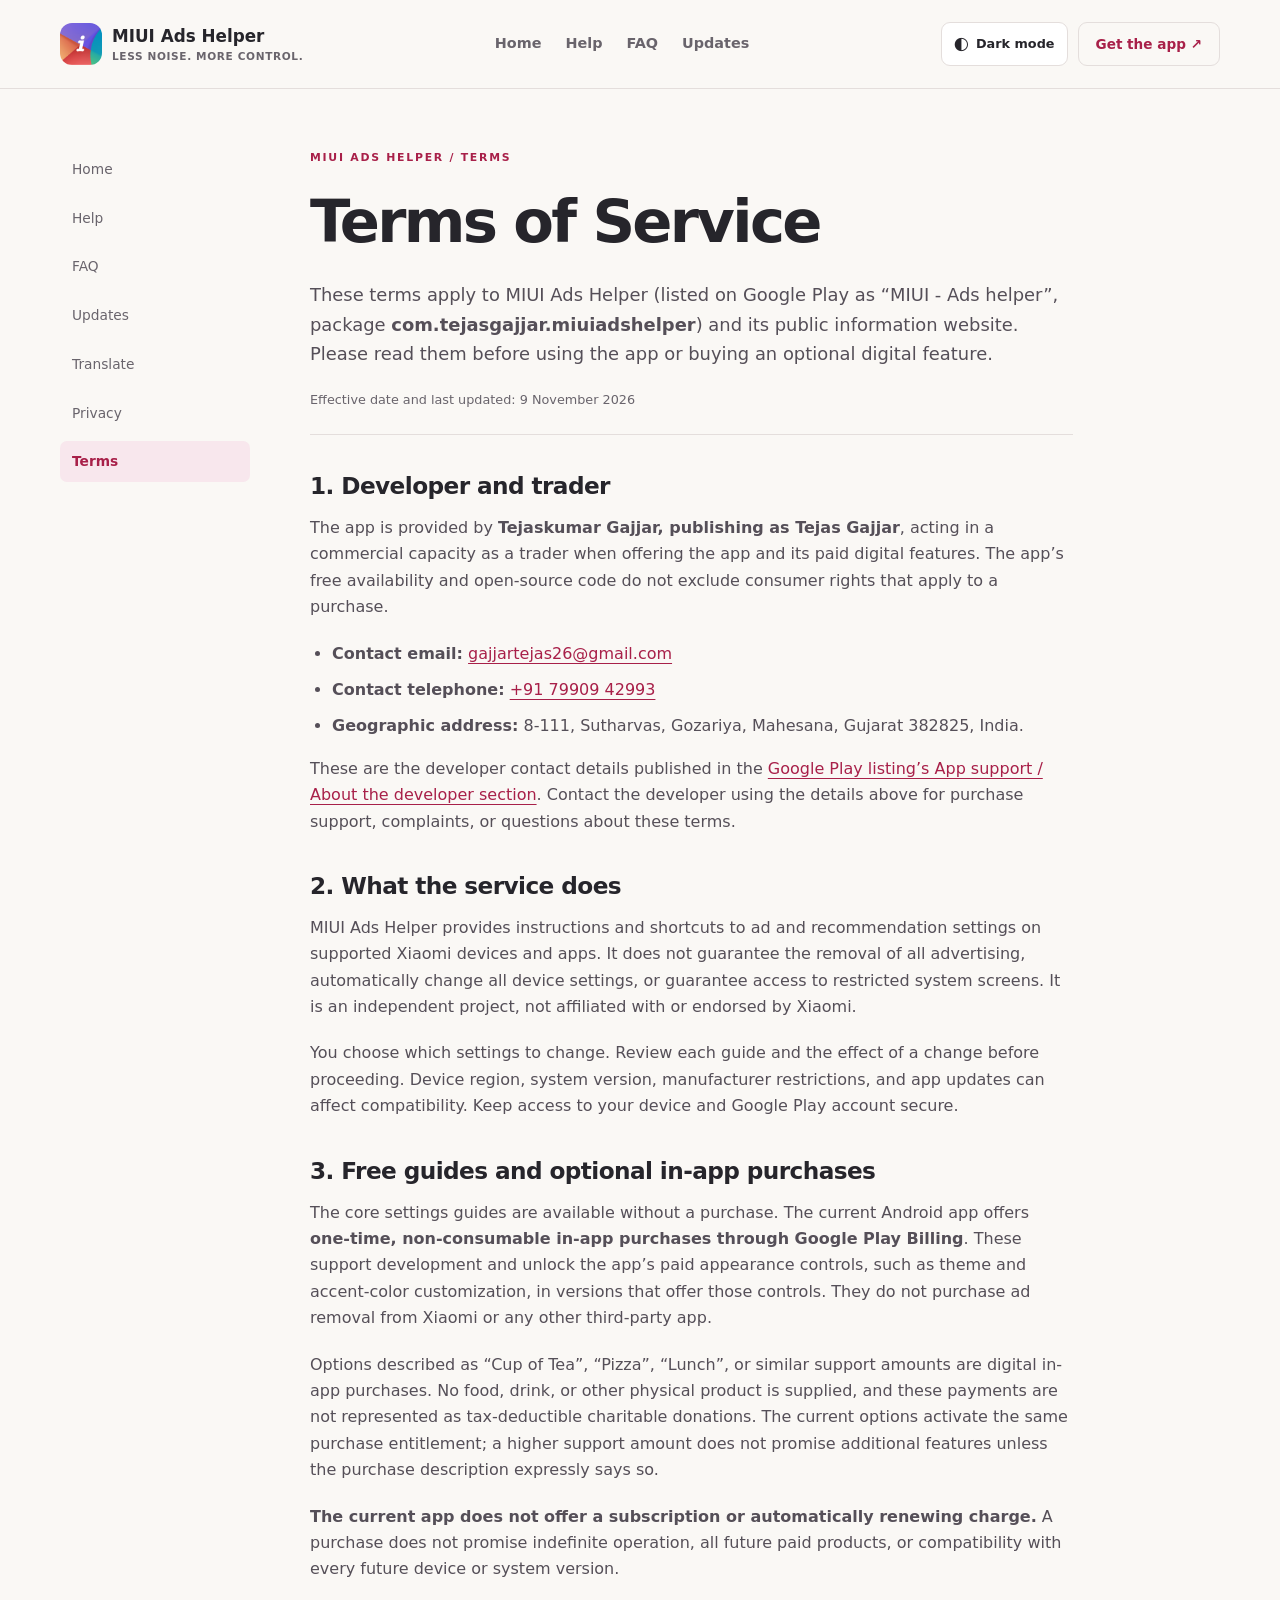
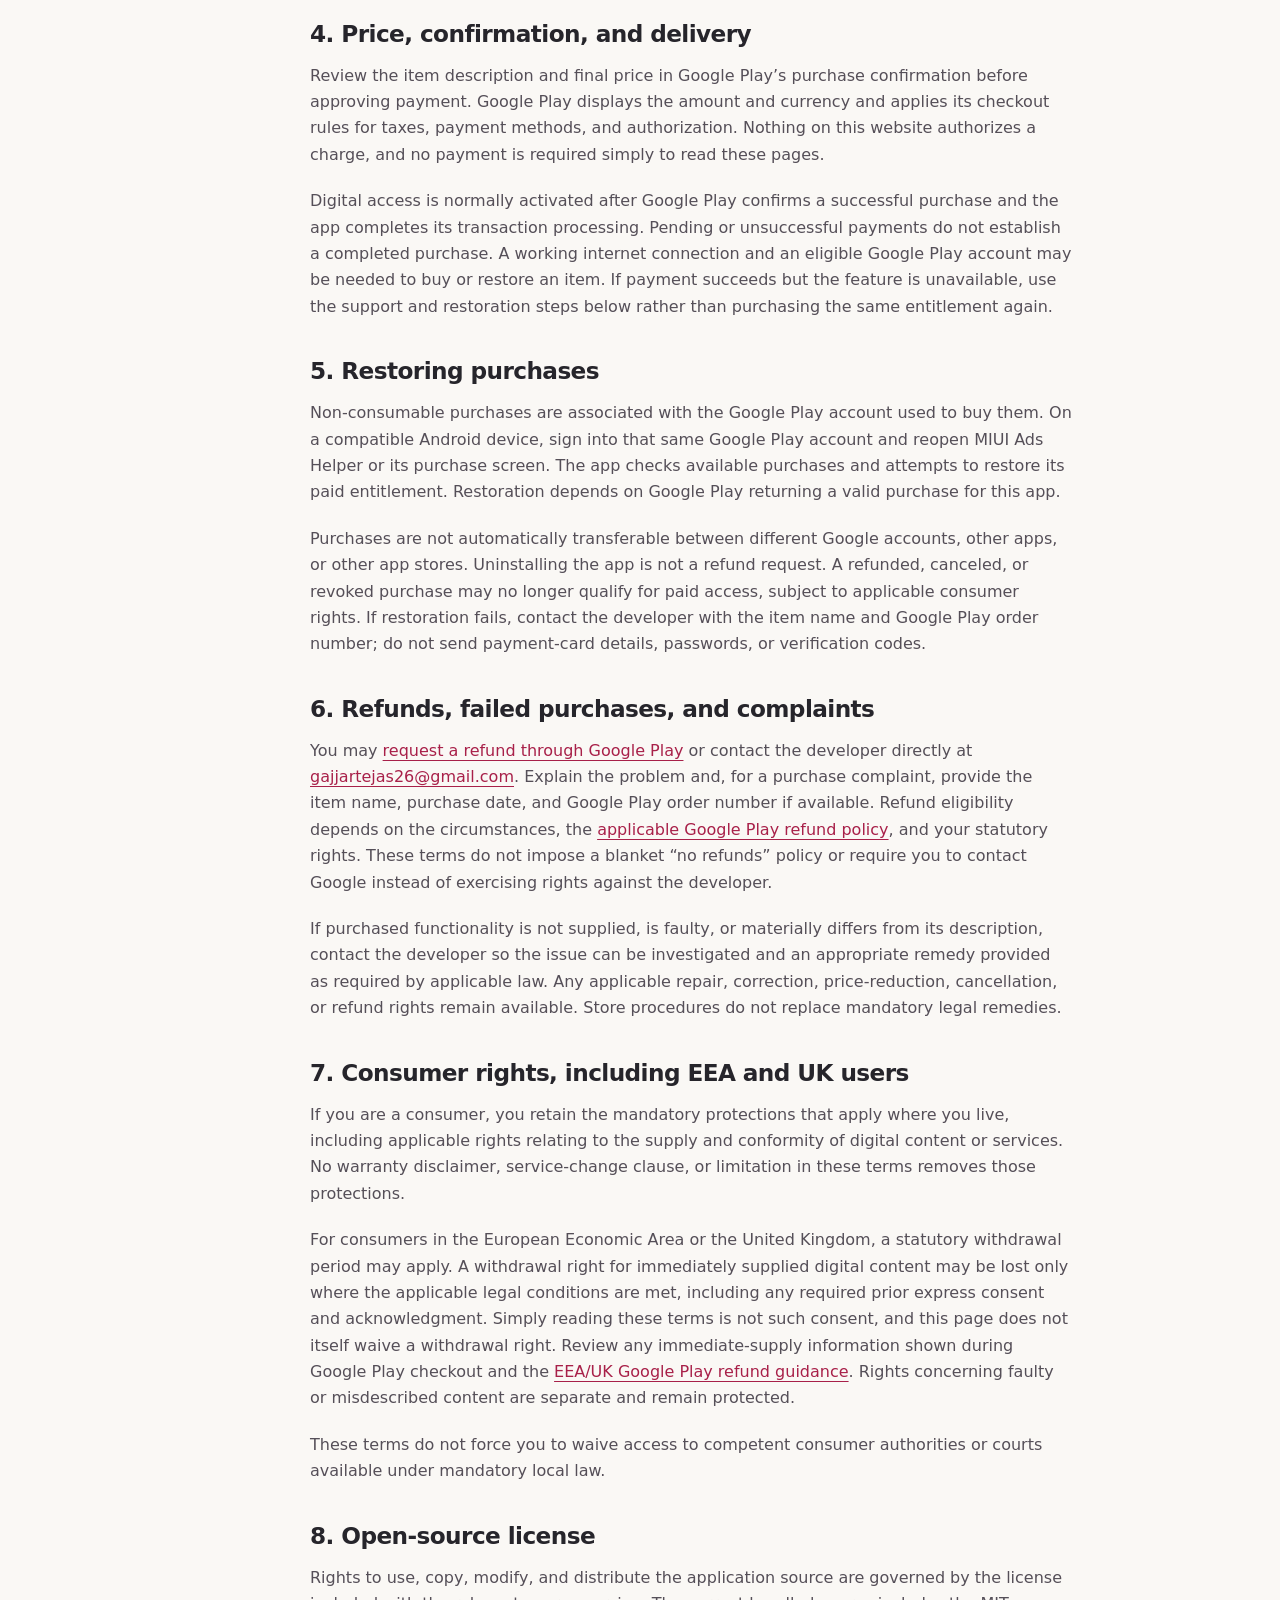
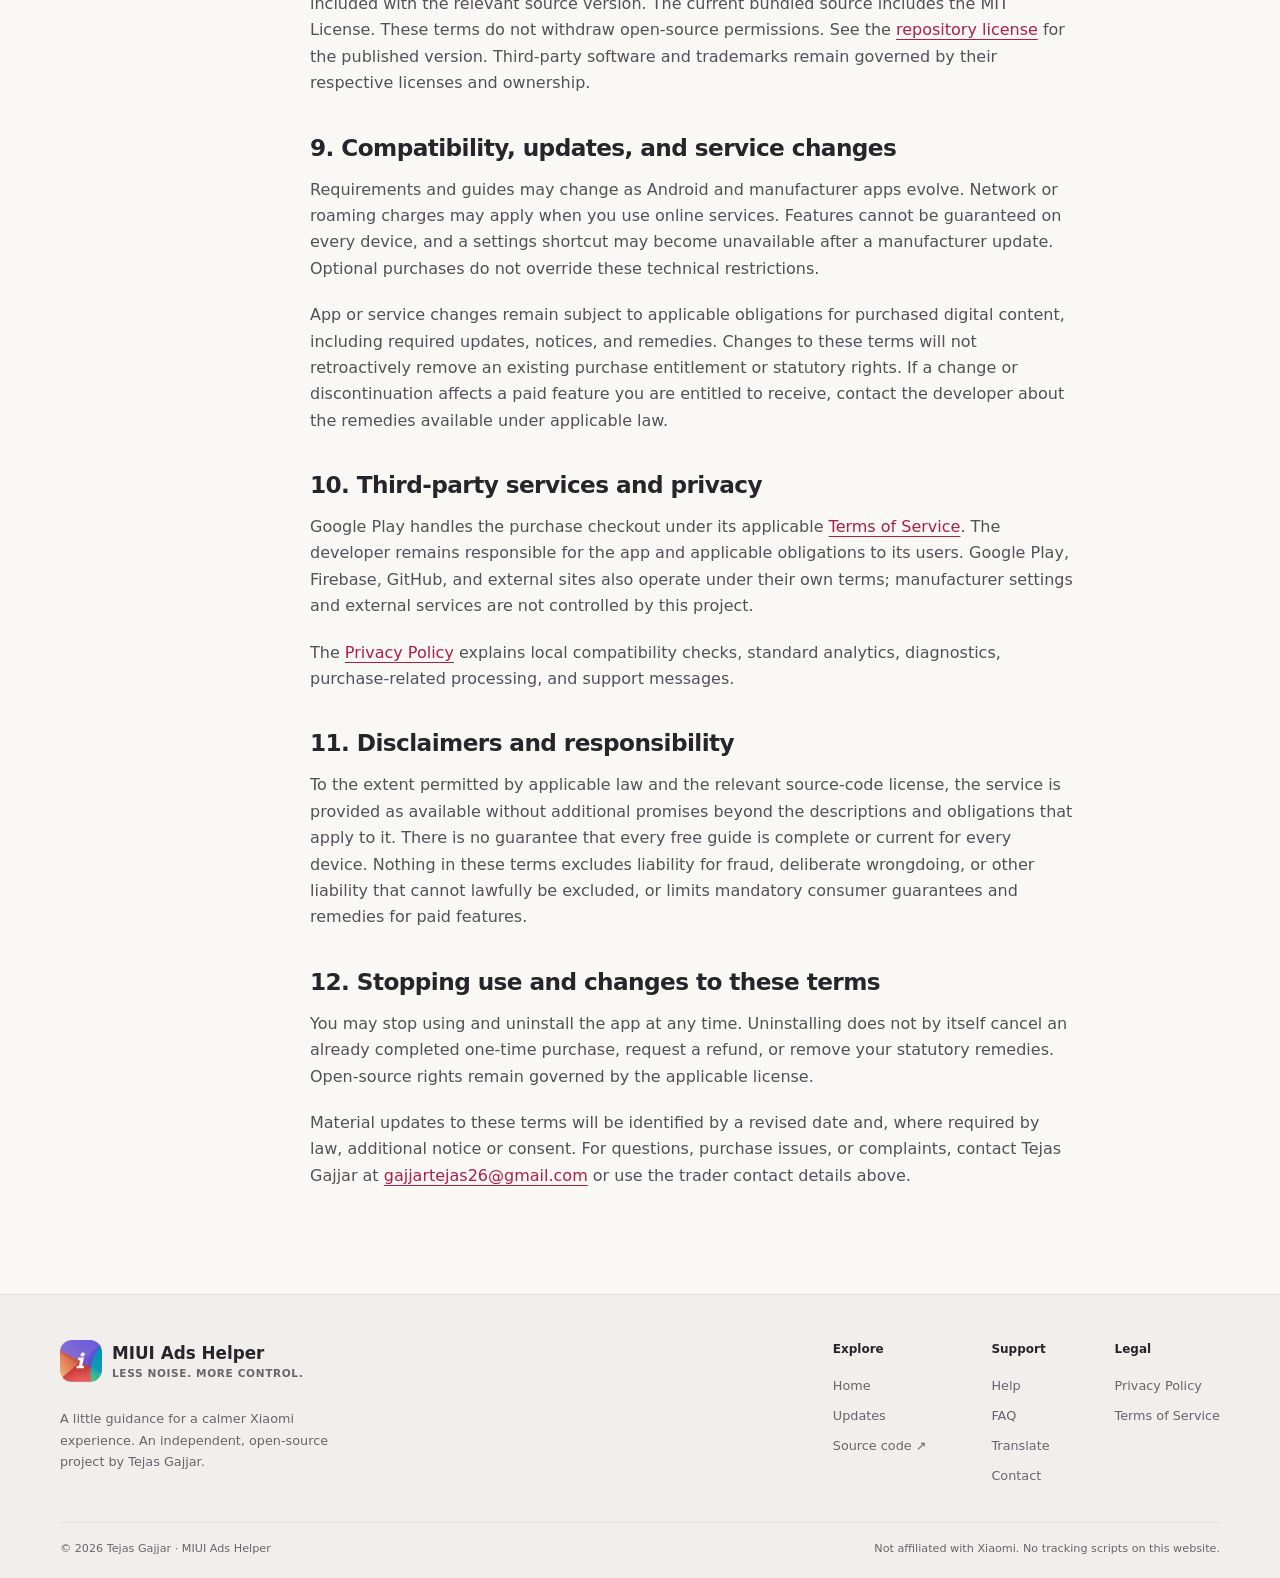
<file: terms/index.html>
<!doctype html>
<html lang="en"><head>
<meta charset="utf-8"><meta name="viewport" content="width=device-width, initial-scale=1">
<title>Terms of Service · MIUI Ads Helper</title><meta name="description" content="Terms for MIUI Ads Helper, one-time purchases, restoration, refunds, trader contact details, and consumer rights.">
<meta name="theme-color" content="#faf8f5"><link rel="canonical" href="https://gajjartejas.github.io/miui-ads-helper-website/terms/">
<meta property="og:title" content="Terms of Service · MIUI Ads Helper"><meta property="og:description" content="Terms for MIUI Ads Helper, one-time purchases, restoration, refunds, trader contact details, and consumer rights.">
<meta property="og:type" content="website"><meta property="og:url" content="https://gajjartejas.github.io/miui-ads-helper-website/terms/"><meta property="og:image" content="https://gajjartejas.github.io/miui-ads-helper-website/assets/app-icon.png">
<script>(() => {
  let theme;
  try { theme = localStorage.getItem('miui-theme'); } catch {}
  if (theme !== 'light' && theme !== 'dark') {
    theme = window.matchMedia?.('(prefers-color-scheme: dark)').matches ? 'dark' : 'light';
  }
  document.documentElement.dataset.theme = theme;
})();
</script>
<link rel="icon" href="../assets/app-icon.png"><link rel="stylesheet" href="../assets/style.css">
<script defer src="../assets/theme.js"></script>
</head><body class="page-terms"><a class="skip" href="#main">Skip to content</a>
<header class="header"><div class="shell header-inner"><a class="brand" href="../"><img src="../assets/app-icon.png" width="42" height="42" alt=""><span>MIUI Ads Helper<small>LESS NOISE. MORE CONTROL.</small></span></a><nav class="nav" aria-label="Main navigation"><a href="../">Home</a><a href="../help/">Help</a><a href="../faq/">FAQ</a><a href="../updates/">Updates</a></nav><div class="header-actions"><button class="theme-toggle" type="button" data-theme-toggle aria-pressed="false" hidden><span class="theme-icon" aria-hidden="true">◐</span><span>Dark mode</span></button><a class="header-link" href="https://play.google.com/store/apps/details?id=com.tejasgajjar.miuiadshelper">Get the app ↗</a></div></div></header>
<main id="main" class="shell article-layout"><aside class="article-aside"><nav aria-label="Information pages"><a href="../">Home</a><a href="../help/">Help</a><a href="../faq/">FAQ</a><a href="../updates/">Updates</a><a href="../translate/">Translate</a><a href="../privacy/">Privacy</a><a href="../terms/" aria-current="page">Terms</a></nav></aside><article class="article"><p class="eyebrow">MIUI ADS HELPER / TERMS</p><h1>Terms of Service</h1><p class="intro">These terms apply to MIUI Ads Helper (listed on Google Play as “MIUI - Ads helper”, package <strong>com.tejasgajjar.miuiadshelper</strong>) and its public information website. Please read them before using the app or buying an optional digital feature.</p>
<p class="updated">Effective date and last updated: 9 November 2026</p>
<h2 id="trader">1. Developer and trader</h2>
<p>The app is provided by <strong>Tejaskumar Gajjar, publishing as Tejas Gajjar</strong>, acting in a commercial capacity as a trader when offering the app and its paid digital features. The app’s free availability and open-source code do not exclude consumer rights that apply to a purchase.</p>
<ul><li><strong>Contact email:</strong> <a href="mailto:gajjartejas26@gmail.com">gajjartejas26@gmail.com</a></li><li><strong>Contact telephone:</strong> <a href="tel:+917990942993">+91 79909 42993</a></li><li><strong>Geographic address:</strong> 8-111, Sutharvas, Gozariya, Mahesana, Gujarat 382825, India.</li></ul>
<p>These are the developer contact details published in the <a href="https://play.google.com/store/apps/details?id=com.tejasgajjar.miuiadshelper">Google Play listing’s App support / About the developer section</a>. Contact the developer using the details above for purchase support, complaints, or questions about these terms.</p>
<h2 id="service">2. What the service does</h2>
<p>MIUI Ads Helper provides instructions and shortcuts to ad and recommendation settings on supported Xiaomi devices and apps. It does not guarantee the removal of all advertising, automatically change all device settings, or guarantee access to restricted system screens. It is an independent project, not affiliated with or endorsed by Xiaomi.</p>
<p>You choose which settings to change. Review each guide and the effect of a change before proceeding. Device region, system version, manufacturer restrictions, and app updates can affect compatibility. Keep access to your device and Google Play account secure.</p>
<h2 id="purchases">3. Free guides and optional in-app purchases</h2>
<p>The core settings guides are available without a purchase. The current Android app offers <strong>one-time, non-consumable in-app purchases through Google Play Billing</strong>. These support development and unlock the app’s paid appearance controls, such as theme and accent-color customization, in versions that offer those controls. They do not purchase ad removal from Xiaomi or any other third-party app.</p>
<p>Options described as “Cup of Tea”, “Pizza”, “Lunch”, or similar support amounts are digital in-app purchases. No food, drink, or other physical product is supplied, and these payments are not represented as tax-deductible charitable donations. The current options activate the same purchase entitlement; a higher support amount does not promise additional features unless the purchase description expressly says so.</p>
<p><strong>The current app does not offer a subscription or automatically renewing charge.</strong> A purchase does not promise indefinite operation, all future paid products, or compatibility with every future device or system version.</p>
<h2 id="payment">4. Price, confirmation, and delivery</h2>
<p>Review the item description and final price in Google Play’s purchase confirmation before approving payment. Google Play displays the amount and currency and applies its checkout rules for taxes, payment methods, and authorization. Nothing on this website authorizes a charge, and no payment is required simply to read these pages.</p>
<p>Digital access is normally activated after Google Play confirms a successful purchase and the app completes its transaction processing. Pending or unsuccessful payments do not establish a completed purchase. A working internet connection and an eligible Google Play account may be needed to buy or restore an item. If payment succeeds but the feature is unavailable, use the support and restoration steps below rather than purchasing the same entitlement again.</p>
<h2 id="restoration">5. Restoring purchases</h2>
<p>Non-consumable purchases are associated with the Google Play account used to buy them. On a compatible Android device, sign into that same Google Play account and reopen MIUI Ads Helper or its purchase screen. The app checks available purchases and attempts to restore its paid entitlement. Restoration depends on Google Play returning a valid purchase for this app.</p>
<p>Purchases are not automatically transferable between different Google accounts, other apps, or other app stores. Uninstalling the app is not a refund request. A refunded, canceled, or revoked purchase may no longer qualify for paid access, subject to applicable consumer rights. If restoration fails, contact the developer with the item name and Google Play order number; do not send payment-card details, passwords, or verification codes.</p>
<h2 id="refunds">6. Refunds, failed purchases, and complaints</h2>
<p>You may <a href="https://support.google.com/googleplay/answer/15574897">request a refund through Google Play</a> or contact the developer directly at <a href="mailto:gajjartejas26@gmail.com">gajjartejas26@gmail.com</a>. Explain the problem and, for a purchase complaint, provide the item name, purchase date, and Google Play order number if available. Refund eligibility depends on the circumstances, the <a href="https://support.google.com/googleplay/answer/2479637">applicable Google Play refund policy</a>, and your statutory rights. These terms do not impose a blanket “no refunds” policy or require you to contact Google instead of exercising rights against the developer.</p>
<p>If purchased functionality is not supplied, is faulty, or materially differs from its description, contact the developer so the issue can be investigated and an appropriate remedy provided as required by applicable law. Any applicable repair, correction, price-reduction, cancellation, or refund rights remain available. Store procedures do not replace mandatory legal remedies.</p>
<h2 id="consumer-rights">7. Consumer rights, including EEA and UK users</h2>
<p>If you are a consumer, you retain the mandatory protections that apply where you live, including applicable rights relating to the supply and conformity of digital content or services. No warranty disclaimer, service-change clause, or limitation in these terms removes those protections.</p>
<p>For consumers in the European Economic Area or the United Kingdom, a statutory withdrawal period may apply. A withdrawal right for immediately supplied digital content may be lost only where the applicable legal conditions are met, including any required prior express consent and acknowledgment. Simply reading these terms is not such consent, and this page does not itself waive a withdrawal right. Review any immediate-supply information shown during Google Play checkout and the <a href="https://support.google.com/googleplay/answer/7659581">EEA/UK Google Play refund guidance</a>. Rights concerning faulty or misdescribed content are separate and remain protected.</p>
<p>These terms do not force you to waive access to competent consumer authorities or courts available under mandatory local law.</p>
<h2 id="license">8. Open-source license</h2>
<p>Rights to use, copy, modify, and distribute the application source are governed by the license included with the relevant source version. The current bundled source includes the MIT License. These terms do not withdraw open-source permissions. See the <a href="https://github.com/gajjartejas/MIUIAdsHelper/blob/main/LICENSE">repository license</a> for the published version. Third-party software and trademarks remain governed by their respective licenses and ownership.</p>
<h2 id="availability">9. Compatibility, updates, and service changes</h2>
<p>Requirements and guides may change as Android and manufacturer apps evolve. Network or roaming charges may apply when you use online services. Features cannot be guaranteed on every device, and a settings shortcut may become unavailable after a manufacturer update. Optional purchases do not override these technical restrictions.</p>
<p>App or service changes remain subject to applicable obligations for purchased digital content, including required updates, notices, and remedies. Changes to these terms will not retroactively remove an existing purchase entitlement or statutory rights. If a change or discontinuation affects a paid feature you are entitled to receive, contact the developer about the remedies available under applicable law.</p>
<h2 id="third-parties">10. Third-party services and privacy</h2>
<p>Google Play handles the purchase checkout under its applicable <a href="https://play.google.com/about/play-terms/">Terms of Service</a>. The developer remains responsible for the app and applicable obligations to its users. Google Play, Firebase, GitHub, and external sites also operate under their own terms; manufacturer settings and external services are not controlled by this project.</p>
<p>The <a href="../privacy/">Privacy Policy</a> explains local compatibility checks, standard analytics, diagnostics, purchase-related processing, and support messages.</p>
<h2 id="responsibility">11. Disclaimers and responsibility</h2>
<p>To the extent permitted by applicable law and the relevant source-code license, the service is provided as available without additional promises beyond the descriptions and obligations that apply to it. There is no guarantee that every free guide is complete or current for every device. Nothing in these terms excludes liability for fraud, deliberate wrongdoing, or other liability that cannot lawfully be excluded, or limits mandatory consumer guarantees and remedies for paid features.</p>
<h2 id="ending-use">12. Stopping use and changes to these terms</h2>
<p>You may stop using and uninstall the app at any time. Uninstalling does not by itself cancel an already completed one-time purchase, request a refund, or remove your statutory remedies. Open-source rights remain governed by the applicable license.</p>
<p>Material updates to these terms will be identified by a revised date and, where required by law, additional notice or consent. For questions, purchase issues, or complaints, contact Tejas Gajjar at <a href="mailto:gajjartejas26@gmail.com">gajjartejas26@gmail.com</a> or use the trader contact details above.</p>
</article></main>
<footer class="footer"><div class="shell"><div class="footer-top"><div class="footer-copy"><a class="brand" href="../"><img src="../assets/app-icon.png" width="42" height="42" alt=""><span>MIUI Ads Helper<small>LESS NOISE. MORE CONTROL.</small></span></a><p>A little guidance for a calmer Xiaomi experience. An independent, open-source project by Tejas Gajjar.</p></div><nav aria-label="Footer navigation"><div><strong>Explore</strong><a href="../">Home</a><a href="../updates/">Updates</a><a href="https://github.com/gajjartejas/MIUIAdsHelper">Source code ↗</a></div><div><strong>Support</strong><a href="../help/">Help</a><a href="../faq/">FAQ</a><a href="../translate/">Translate</a><a href="mailto:gajjartejas26@gmail.com">Contact</a></div><div><strong>Legal</strong><a href="../privacy/">Privacy Policy</a><a href="../terms/" aria-current="page">Terms of Service</a></div></nav></div><div class="footer-bottom"><span>© 2026 Tejas Gajjar · MIUI Ads Helper</span><span>Not affiliated with Xiaomi. No tracking scripts on this website.</span></div></div></footer>
</body></html>
</file>
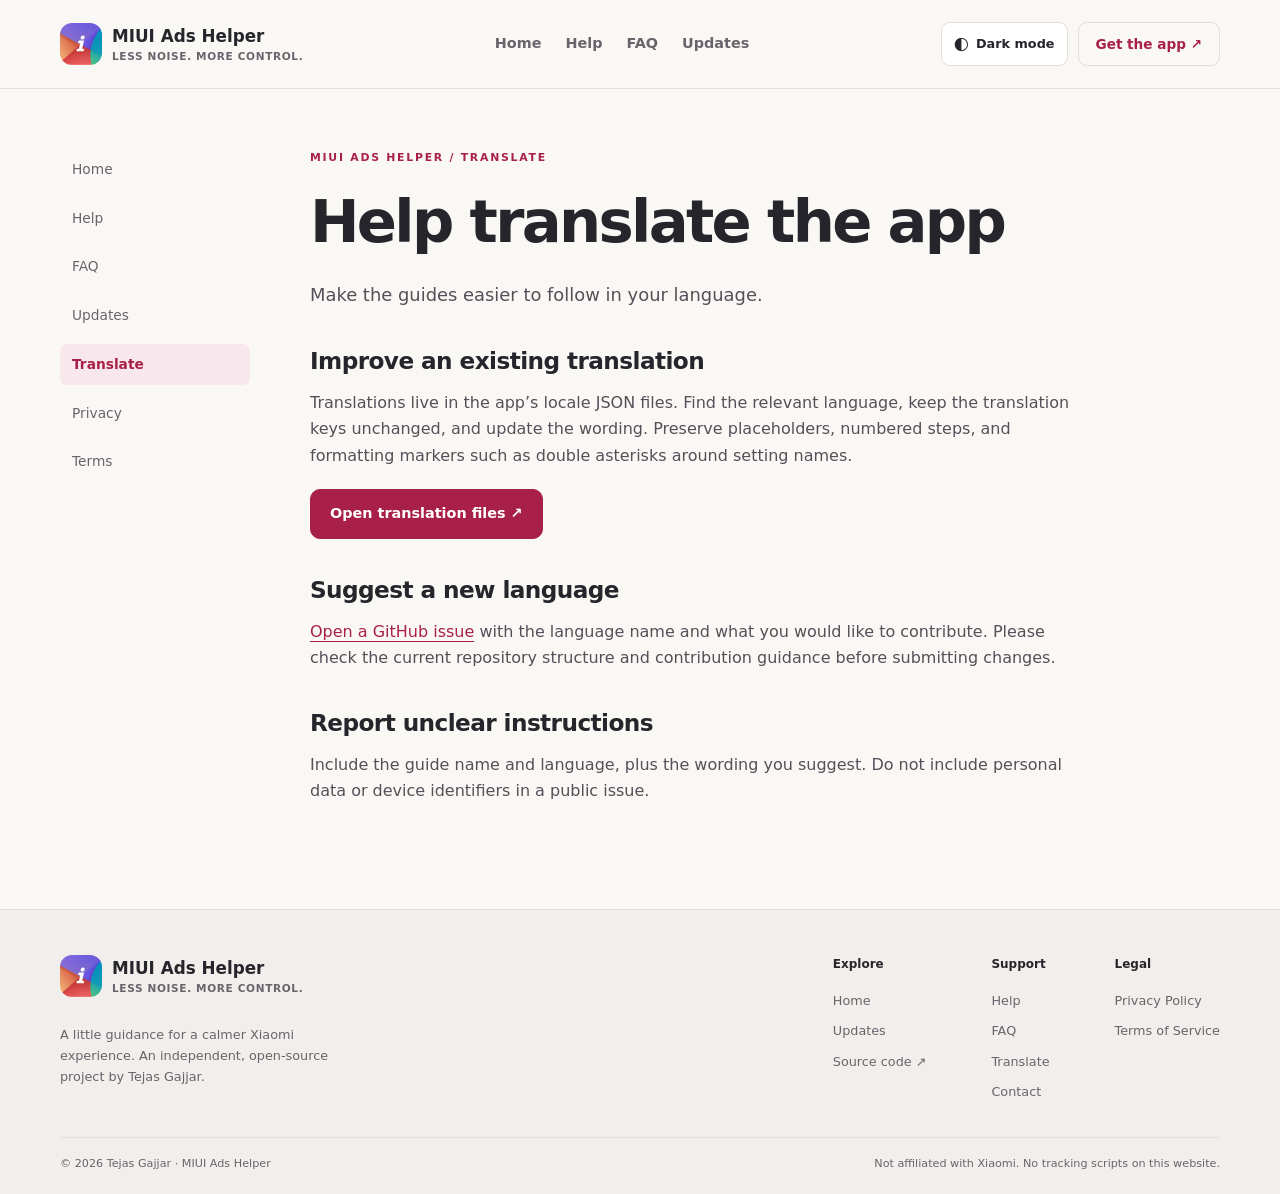
<file: translate/index.html>
<!doctype html>
<html lang="en"><head>
<meta charset="utf-8"><meta name="viewport" content="width=device-width, initial-scale=1">
<title>Help translate the app · MIUI Ads Helper</title><meta name="description" content="Contribute to MIUI Ads Helper translations.">
<meta name="theme-color" content="#faf8f5"><link rel="canonical" href="https://gajjartejas.github.io/miui-ads-helper-website/translate/">
<meta property="og:title" content="Help translate the app · MIUI Ads Helper"><meta property="og:description" content="Contribute to MIUI Ads Helper translations.">
<meta property="og:type" content="website"><meta property="og:url" content="https://gajjartejas.github.io/miui-ads-helper-website/translate/"><meta property="og:image" content="https://gajjartejas.github.io/miui-ads-helper-website/assets/app-icon.png">
<script>(() => {
  let theme;
  try { theme = localStorage.getItem('miui-theme'); } catch {}
  if (theme !== 'light' && theme !== 'dark') {
    theme = window.matchMedia?.('(prefers-color-scheme: dark)').matches ? 'dark' : 'light';
  }
  document.documentElement.dataset.theme = theme;
})();
</script>
<link rel="icon" href="../assets/app-icon.png"><link rel="stylesheet" href="../assets/style.css">
<script defer src="../assets/theme.js"></script>
</head><body class="page-translate"><a class="skip" href="#main">Skip to content</a>
<header class="header"><div class="shell header-inner"><a class="brand" href="../"><img src="../assets/app-icon.png" width="42" height="42" alt=""><span>MIUI Ads Helper<small>LESS NOISE. MORE CONTROL.</small></span></a><nav class="nav" aria-label="Main navigation"><a href="../">Home</a><a href="../help/">Help</a><a href="../faq/">FAQ</a><a href="../updates/">Updates</a></nav><div class="header-actions"><button class="theme-toggle" type="button" data-theme-toggle aria-pressed="false" hidden><span class="theme-icon" aria-hidden="true">◐</span><span>Dark mode</span></button><a class="header-link" href="https://play.google.com/store/apps/details?id=com.tejasgajjar.miuiadshelper">Get the app ↗</a></div></div></header>
<main id="main" class="shell article-layout"><aside class="article-aside"><nav aria-label="Information pages"><a href="../">Home</a><a href="../help/">Help</a><a href="../faq/">FAQ</a><a href="../updates/">Updates</a><a href="../translate/" aria-current="page">Translate</a><a href="../privacy/">Privacy</a><a href="../terms/">Terms</a></nav></aside><article class="article"><p class="eyebrow">MIUI ADS HELPER / TRANSLATE</p><h1>Help translate the app</h1><p class="intro">Make the guides easier to follow in your language.</p><h2>Improve an existing translation</h2><p>Translations live in the app’s locale JSON files. Find the relevant language, keep the translation keys unchanged, and update the wording. Preserve placeholders, numbered steps, and formatting markers such as double asterisks around setting names.</p><p><a class="button" href="https://github.com/gajjartejas/MIUIAdsHelper/tree/main/app/locales">Open translation files ↗</a></p><h2>Suggest a new language</h2><p><a href="https://github.com/gajjartejas/MIUIAdsHelper/issues/new">Open a GitHub issue</a> with the language name and what you would like to contribute. Please check the current repository structure and contribution guidance before submitting changes.</p><h2>Report unclear instructions</h2><p>Include the guide name and language, plus the wording you suggest. Do not include personal data or device identifiers in a public issue.</p>
</article></main>
<footer class="footer"><div class="shell"><div class="footer-top"><div class="footer-copy"><a class="brand" href="../"><img src="../assets/app-icon.png" width="42" height="42" alt=""><span>MIUI Ads Helper<small>LESS NOISE. MORE CONTROL.</small></span></a><p>A little guidance for a calmer Xiaomi experience. An independent, open-source project by Tejas Gajjar.</p></div><nav aria-label="Footer navigation"><div><strong>Explore</strong><a href="../">Home</a><a href="../updates/">Updates</a><a href="https://github.com/gajjartejas/MIUIAdsHelper">Source code ↗</a></div><div><strong>Support</strong><a href="../help/">Help</a><a href="../faq/">FAQ</a><a href="../translate/" aria-current="page">Translate</a><a href="mailto:gajjartejas26@gmail.com">Contact</a></div><div><strong>Legal</strong><a href="../privacy/">Privacy Policy</a><a href="../terms/">Terms of Service</a></div></nav></div><div class="footer-bottom"><span>© 2026 Tejas Gajjar · MIUI Ads Helper</span><span>Not affiliated with Xiaomi. No tracking scripts on this website.</span></div></div></footer>
</body></html>
</file>
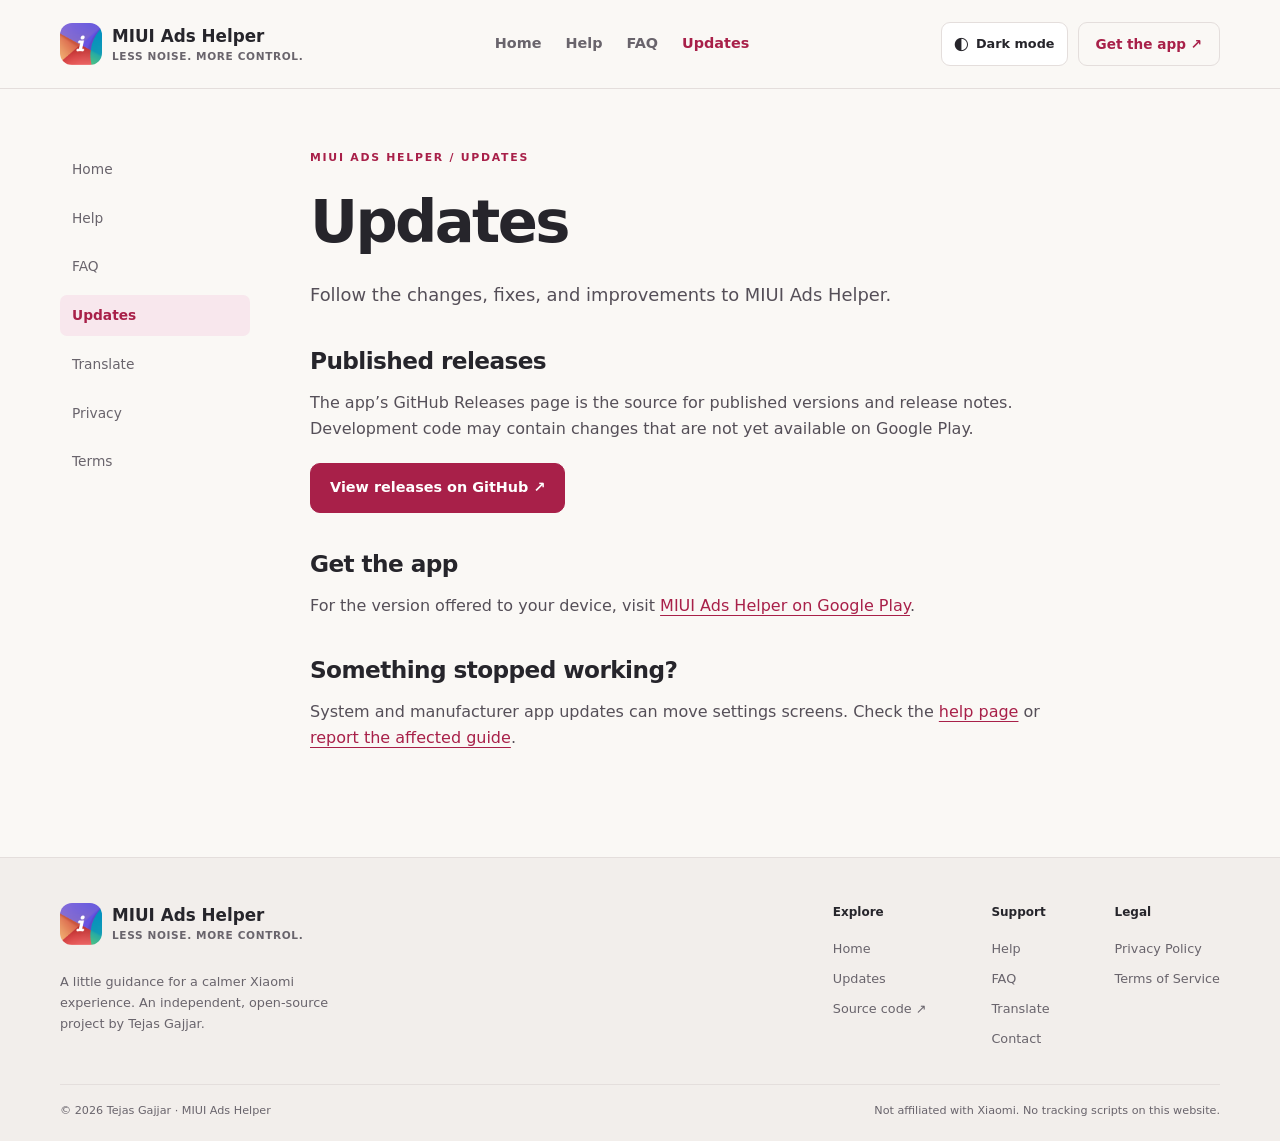
<file: updates/index.html>
<!doctype html>
<html lang="en"><head>
<meta charset="utf-8"><meta name="viewport" content="width=device-width, initial-scale=1">
<title>Updates · MIUI Ads Helper</title><meta name="description" content="Where to find published MIUI Ads Helper releases and release notes.">
<meta name="theme-color" content="#faf8f5"><link rel="canonical" href="https://gajjartejas.github.io/miui-ads-helper-website/updates/">
<meta property="og:title" content="Updates · MIUI Ads Helper"><meta property="og:description" content="Where to find published MIUI Ads Helper releases and release notes.">
<meta property="og:type" content="website"><meta property="og:url" content="https://gajjartejas.github.io/miui-ads-helper-website/updates/"><meta property="og:image" content="https://gajjartejas.github.io/miui-ads-helper-website/assets/app-icon.png">
<script>(() => {
  let theme;
  try { theme = localStorage.getItem('miui-theme'); } catch {}
  if (theme !== 'light' && theme !== 'dark') {
    theme = window.matchMedia?.('(prefers-color-scheme: dark)').matches ? 'dark' : 'light';
  }
  document.documentElement.dataset.theme = theme;
})();
</script>
<link rel="icon" href="../assets/app-icon.png"><link rel="stylesheet" href="../assets/style.css">
<script defer src="../assets/theme.js"></script>
</head><body class="page-updates"><a class="skip" href="#main">Skip to content</a>
<header class="header"><div class="shell header-inner"><a class="brand" href="../"><img src="../assets/app-icon.png" width="42" height="42" alt=""><span>MIUI Ads Helper<small>LESS NOISE. MORE CONTROL.</small></span></a><nav class="nav" aria-label="Main navigation"><a href="../">Home</a><a href="../help/">Help</a><a href="../faq/">FAQ</a><a href="../updates/" aria-current="page">Updates</a></nav><div class="header-actions"><button class="theme-toggle" type="button" data-theme-toggle aria-pressed="false" hidden><span class="theme-icon" aria-hidden="true">◐</span><span>Dark mode</span></button><a class="header-link" href="https://play.google.com/store/apps/details?id=com.tejasgajjar.miuiadshelper">Get the app ↗</a></div></div></header>
<main id="main" class="shell article-layout"><aside class="article-aside"><nav aria-label="Information pages"><a href="../">Home</a><a href="../help/">Help</a><a href="../faq/">FAQ</a><a href="../updates/" aria-current="page">Updates</a><a href="../translate/">Translate</a><a href="../privacy/">Privacy</a><a href="../terms/">Terms</a></nav></aside><article class="article"><p class="eyebrow">MIUI ADS HELPER / UPDATES</p><h1>Updates</h1><p class="intro">Follow the changes, fixes, and improvements to MIUI Ads Helper.</p><h2>Published releases</h2><p>The app’s GitHub Releases page is the source for published versions and release notes. Development code may contain changes that are not yet available on Google Play.</p><p><a class="button" href="https://github.com/gajjartejas/MIUIAdsHelper/releases">View releases on GitHub ↗</a></p><h2>Get the app</h2><p>For the version offered to your device, visit <a href="https://play.google.com/store/apps/details?id=com.tejasgajjar.miuiadshelper">MIUI Ads Helper on Google Play</a>.</p><h2>Something stopped working?</h2><p>System and manufacturer app updates can move settings screens. Check the <a href="../help/">help page</a> or <a href="https://github.com/gajjartejas/MIUIAdsHelper/issues/new">report the affected guide</a>.</p>
</article></main>
<footer class="footer"><div class="shell"><div class="footer-top"><div class="footer-copy"><a class="brand" href="../"><img src="../assets/app-icon.png" width="42" height="42" alt=""><span>MIUI Ads Helper<small>LESS NOISE. MORE CONTROL.</small></span></a><p>A little guidance for a calmer Xiaomi experience. An independent, open-source project by Tejas Gajjar.</p></div><nav aria-label="Footer navigation"><div><strong>Explore</strong><a href="../">Home</a><a href="../updates/" aria-current="page">Updates</a><a href="https://github.com/gajjartejas/MIUIAdsHelper">Source code ↗</a></div><div><strong>Support</strong><a href="../help/">Help</a><a href="../faq/">FAQ</a><a href="../translate/">Translate</a><a href="mailto:gajjartejas26@gmail.com">Contact</a></div><div><strong>Legal</strong><a href="../privacy/">Privacy Policy</a><a href="../terms/">Terms of Service</a></div></nav></div><div class="footer-bottom"><span>© 2026 Tejas Gajjar · MIUI Ads Helper</span><span>Not affiliated with Xiaomi. No tracking scripts on this website.</span></div></div></footer>
</body></html>
</file>
<file: assets/style.css>
:root{color-scheme:light;--bg:#faf8f5;--paper:#fff;--ink:#26252b;--muted:#69646c;--line:#e4dedc;--accent:#a82049;--soft:#f8e7ed;--dark:#261820;--pale:#f6ebd7;--article:#554f58;--footer:#f2eeeb;--button-ink:#fff;--on-dark:#fff7f8;--on-dark-muted:#cbbdc5;--on-dark-accent:#f4b1c5}*{box-sizing:border-box}html{scroll-behavior:smooth;scroll-padding-top:2rem}body{margin:0;color:var(--ink);background:var(--bg);font:16px/1.65 system-ui,-apple-system,BlinkMacSystemFont,"Segoe UI",sans-serif;-webkit-font-smoothing:antialiased}a{color:var(--accent);text-underline-offset:4px}a:hover{text-decoration-thickness:2px}a:focus-visible,summary:focus-visible{outline:3px solid var(--accent);outline-offset:5px;border-radius:3px}img{max-width:100%;height:auto}h1,h2,h3{line-height:1.12;letter-spacing:-.045em;text-wrap:balance}h1{font-size:clamp(2.8rem,5.5vw,5rem);margin:0 0 26px;font-weight:780}h2{font-size:clamp(2rem,3.5vw,3rem);margin:0 0 22px}h3{font-size:1.35rem;margin:0 0 12px}p{margin:0 0 20px}p,li,a{overflow-wrap:anywhere}.shell{width:min(1160px,calc(100% - 64px));margin-inline:auto}.skip{position:absolute;top:-100px;left:16px;z-index:10;background:var(--ink);color:var(--button-ink);padding:12px}.skip:focus{top:12px}.header{border-bottom:1px solid var(--line);background:var(--bg)}.header-inner{min-height:88px;display:flex;align-items:center;justify-content:space-between;gap:24px}.brand{display:inline-flex;gap:10px;align-items:center;text-decoration:none;color:var(--ink);font-size:1.05rem;font-weight:780;line-height:1.2}.brand img{border-radius:12px;width:42px;height:42px}.brand small{display:block;font-size:.66rem;font-weight:550;color:var(--muted);letter-spacing:.06em;margin-top:4px}.nav{display:flex;flex-wrap:wrap;gap:24px}.nav a{text-decoration:none;color:var(--muted);font-size:.9rem;font-weight:600}.nav a[aria-current=page],.nav a:hover{color:var(--accent)}.header-link{text-decoration:none;font-size:.85rem;font-weight:700;padding:10px 17px;border:1px solid var(--line);border-radius:9px;white-space:nowrap}.eyebrow{font-size:.68rem;font-weight:800;letter-spacing:.16em;color:var(--accent);margin-bottom:22px}.dot{display:inline-block;width:7px;height:7px;background:currentColor;border-radius:50%;vertical-align:1px;margin-right:7px}.hero{display:grid;grid-template-columns:1.18fr 1fr;gap:60px;align-items:center;padding:90px 0 80px}.hero em{color:var(--accent);font-style:normal}.lead{font-size:1.12rem;color:var(--muted);max-width:47ch}.actions{display:flex;flex-wrap:wrap;gap:12px;margin-top:30px}.button{display:inline-flex;align-items:center;justify-content:center;gap:18px;min-height:50px;padding:12px 19px;background:var(--accent);color:var(--button-ink);border:1px solid var(--accent);border-radius:10px;text-decoration:none;font-size:.9rem;font-weight:700;transition:transform .18s,box-shadow .18s}.button:hover{transform:translateY(-2px);box-shadow:0 6px 15px #a8204920}.button.secondary{background:transparent;color:var(--ink);border-color:var(--line)}.fine{margin:20px 0 0;font-size:.8rem;color:var(--muted)}.guide-preview{border:1px solid var(--line);border-radius:24px;background:var(--paper);box-shadow:0 24px 55px #35202a0d;overflow:hidden;transform:rotate(2deg)}.preview-top{background:var(--soft);color:var(--accent);padding:16px 24px;font-size:.61rem;letter-spacing:.13em;font-weight:750}.preview-head{display:flex;gap:16px;padding:30px 26px 24px;align-items:center}.preview-icon{width:62px;height:62px;flex-shrink:0;display:grid;place-items:center;background:var(--accent);color:var(--button-ink);border-radius:18px;font-size:2.2rem}.preview-head small{color:var(--muted);font-size:.58rem;letter-spacing:.16em}.preview-head h2{font-size:1.7rem;margin:5px 0}.preview-head p{font-size:.8rem;color:var(--muted);margin:0}.preview-steps{list-style:none;margin:0;padding:0 26px 26px;display:grid;gap:10px}.preview-steps li{display:flex;align-items:center;gap:15px;background:var(--bg);border-radius:12px;padding:14px 16px}.preview-steps li>span{color:var(--accent);font-size:.73rem;font-weight:800}.preview-steps strong{font-size:.88rem}.preview-steps p{color:var(--muted);font-size:.77rem;margin:3px 0 0}.preview-bottom{padding:17px 25px;border-top:1px solid var(--line);font-size:.7rem;color:var(--muted)}.preview-bottom span{color:var(--accent);margin-right:5px}.trust-strip{display:flex;justify-content:space-between;flex-wrap:wrap;gap:16px;border-block:1px solid var(--line);padding:22px 0;color:var(--muted);font-size:.79rem;font-weight:600}.section{padding-block:90px}.section-heading{max-width:640px}.section-heading>p:last-child{color:var(--muted);max-width:54ch}.features{display:grid;grid-template-columns:repeat(3,minmax(0,1fr));gap:18px;margin-top:38px}.features article{background:var(--paper);border:1px solid var(--line);border-radius:18px;padding:28px}.features article:nth-child(2){background:var(--soft)}.features article:nth-child(3){background:var(--pale)}.feature-mark{display:block;font-size:2.7rem;line-height:1.3;color:var(--accent);margin-bottom:32px}.features .eyebrow{font-size:.6rem;margin-bottom:14px}.features h3{font-size:1.35rem}.features article>p:last-child{color:var(--muted);font-size:.9rem;margin:0}.how{display:grid;grid-template-columns:1fr 1fr;gap:65px;padding:60px;border-radius:24px;background:var(--dark);color:var(--on-dark)}.how .eyebrow,.how .text-link{color:var(--on-dark-accent)}.how>div>p:not(.eyebrow){color:var(--on-dark-muted);font-size:.95rem}.text-link{font-size:.85rem;font-weight:700;text-decoration:none}.how ol{list-style:none;display:grid;gap:24px;margin:0;padding:0}.how li{display:flex;gap:18px;border-bottom:1px solid #ffffff24;padding-bottom:22px}.how li:last-child{border:0;padding:0}.how li>span{flex-shrink:0;display:grid;place-items:center;width:34px;height:34px;background:#ffffff15;border:1px solid #ffffff20;border-radius:50%;font-size:.8rem;color:var(--on-dark-accent)}.how h3{font-size:1.15rem;margin:3px 0 9px}.how li p{font-size:.87rem;color:var(--on-dark-muted);margin:0}.support-band{display:grid;grid-template-columns:1fr 1fr;gap:100px;padding:90px 0}.support-band p:not(.eyebrow){color:var(--muted);font-size:.95rem}.support-links{display:grid;align-content:center}.support-links a{display:flex;justify-content:space-between;gap:10px;text-decoration:none;padding:20px 0;border-bottom:1px solid var(--line);color:var(--ink);font-weight:600;font-size:.95rem}.support-links a:hover,.support-links span{color:var(--accent)}.closing{padding:60px 20px 85px;text-align:center;border-top:1px solid var(--line)}.closing h2{font-size:clamp(2.8rem,5vw,4.5rem)}.footer{border-top:1px solid var(--line);padding:45px 0 20px;background:var(--footer)}.footer-top{display:flex;justify-content:space-between;gap:40px}.footer-copy{max-width:280px}.footer-copy p{font-size:.8rem;color:var(--muted);margin-top:18px}.footer nav{display:flex;gap:65px}.footer nav div{display:grid;gap:9px;align-content:start}.footer nav strong{font-size:.75rem;margin-bottom:6px}.footer nav a{font-size:.8rem;color:var(--muted);text-decoration:none}.footer nav a:hover{color:var(--accent)}.footer-bottom{border-top:1px solid var(--line);margin-top:30px;padding-top:17px;display:flex;justify-content:space-between;gap:18px;font-size:.7rem;color:var(--muted)}.article-layout{display:grid;grid-template-columns:190px minmax(0,780px);gap:60px;padding-block:60px 85px}.article-aside nav{display:grid;gap:8px}.article-aside a{display:block;border-radius:7px;padding:9px 12px;text-decoration:none;color:var(--muted);font-size:.86rem}.article-aside a[aria-current=page]{background:var(--soft);color:var(--accent);font-weight:700}.article{min-width:0;max-width:75ch}.article h1{font-size:clamp(2.4rem,5vw,3.7rem);margin-bottom:25px}.article h2{font-size:1.45rem;margin:38px 0 16px;letter-spacing:-.025em}.article p,.article li{color:var(--article)}.article li{margin-bottom:10px}.article .intro{font-size:1.12rem}.article .updated{font-size:.8rem;color:var(--muted);padding-bottom:24px;border-bottom:1px solid var(--line)}.article ul{padding-left:22px}.article .eyebrow{color:var(--accent)}.article .button{color:var(--button-ink)}.page-home .hero{animation:arrive .55s ease-out both}@keyframes arrive{from{opacity:0;transform:translateY(10px)}to{opacity:1;transform:translateY(0)}}@media(min-width:1500px){.hero{padding-block:110px}}@media(max-width:960px){.hero{gap:30px}.header-inner{flex-wrap:wrap;padding-block:17px;gap:16px}.nav{order:3;width:100%;justify-content:center}.features{gap:12px}.features article{padding:22px}.how{gap:32px;padding:40px}.support-band{gap:45px}.article-layout{grid-template-columns:160px minmax(0,1fr);gap:30px}}@media(max-width:680px){.shell{width:calc(100% - 36px)}.brand{font-size:.95rem}.brand img{width:36px;height:36px}.header-link{font-size:.75rem;padding:8px 11px}.header-inner{gap:12px}.nav{justify-content:space-between;gap:12px}.nav a{font-size:.79rem}.hero{grid-template-columns:1fr;padding:50px 0 42px;gap:42px}.hero h1{font-size:clamp(2.7rem,10vw,4.3rem)}.lead{font-size:1rem}.eyebrow{font-size:.6rem}.guide-preview{transform:none;max-width:440px;width:100%;margin-inline:auto}.trust-strip{display:grid;grid-template-columns:1fr 1fr;font-size:.7rem;gap:13px}.section{padding-block:58px}.features{grid-template-columns:1fr}.features article{padding:25px}.feature-mark{margin-bottom:20px}.how{grid-template-columns:1fr;padding:30px 24px;gap:32px;border-radius:18px}.support-band{grid-template-columns:1fr;gap:10px;padding:60px 0}.closing{padding:45px 0 60px}.footer-top{flex-direction:column;gap:25px}.footer nav{justify-content:space-between;gap:22px;flex-wrap:wrap}.footer-bottom{flex-direction:column;gap:7px}.article-layout{display:block;padding-block:30px 60px}.article-aside{margin-bottom:35px}.article-aside nav{display:flex;flex-wrap:wrap;gap:4px}.article-aside a{font-size:.75rem;padding:8px 10px}.article h1{font-size:2.5rem}.actions .button{flex:1 1 190px}.preview-top{font-size:.55rem}.preview-bottom{font-size:.65rem}}@media(prefers-reduced-motion:reduce){html{scroll-behavior:auto}*,*::before,*::after{animation:none!important;transition:none!important}}@media print{.header,.footer,.article-aside,.skip{display:none}.article-layout{display:block;padding:0}.shell{width:100%}body{background:white;color:black}.article a{color:inherit}.article h2{break-after:avoid}.article p,.article li{color:black}}

:root[data-theme="dark"]{color-scheme:dark;--bg:#19161b;--paper:#242026;--ink:#f4edf1;--muted:#bbb0ba;--line:#463c46;--accent:#f59cba;--soft:#36232e;--dark:#2c1c27;--pale:#302a23;--article:#d5cad2;--footer:#211c23;--button-ink:#29141e}
@media(prefers-color-scheme:dark){:root:not([data-theme]){color-scheme:dark;--bg:#19161b;--paper:#242026;--ink:#f4edf1;--muted:#bbb0ba;--line:#463c46;--accent:#f59cba;--soft:#36232e;--dark:#2c1c27;--pale:#302a23;--article:#d5cad2;--footer:#211c23;--button-ink:#29141e}}
.header-actions{display:flex;align-items:center;gap:10px}.theme-toggle{display:inline-flex;align-items:center;justify-content:center;gap:7px;min-height:44px;padding:9px 12px;border:1px solid var(--line);border-radius:9px;background:var(--paper);color:var(--ink);font:600 .8rem/1.2 system-ui,sans-serif;cursor:pointer}.theme-toggle[hidden]{display:none}.theme-toggle:hover{border-color:var(--accent)}.theme-toggle:focus-visible{outline:3px solid var(--accent);outline-offset:4px}.theme-toggle[aria-pressed="true"]{background:var(--soft);color:var(--accent);border-color:var(--accent)}.theme-icon{font-size:1.1rem}
@media(max-width:420px){.header-actions{width:100%;justify-content:space-between;order:2}.nav{order:3}.theme-toggle{font-size:.78rem}.header-link{min-height:44px;display:inline-flex;align-items:center}.header-inner{gap:14px}}
@media print{:root[data-theme="dark"]{--article:#000}.header-actions{display:none}}
</file>
